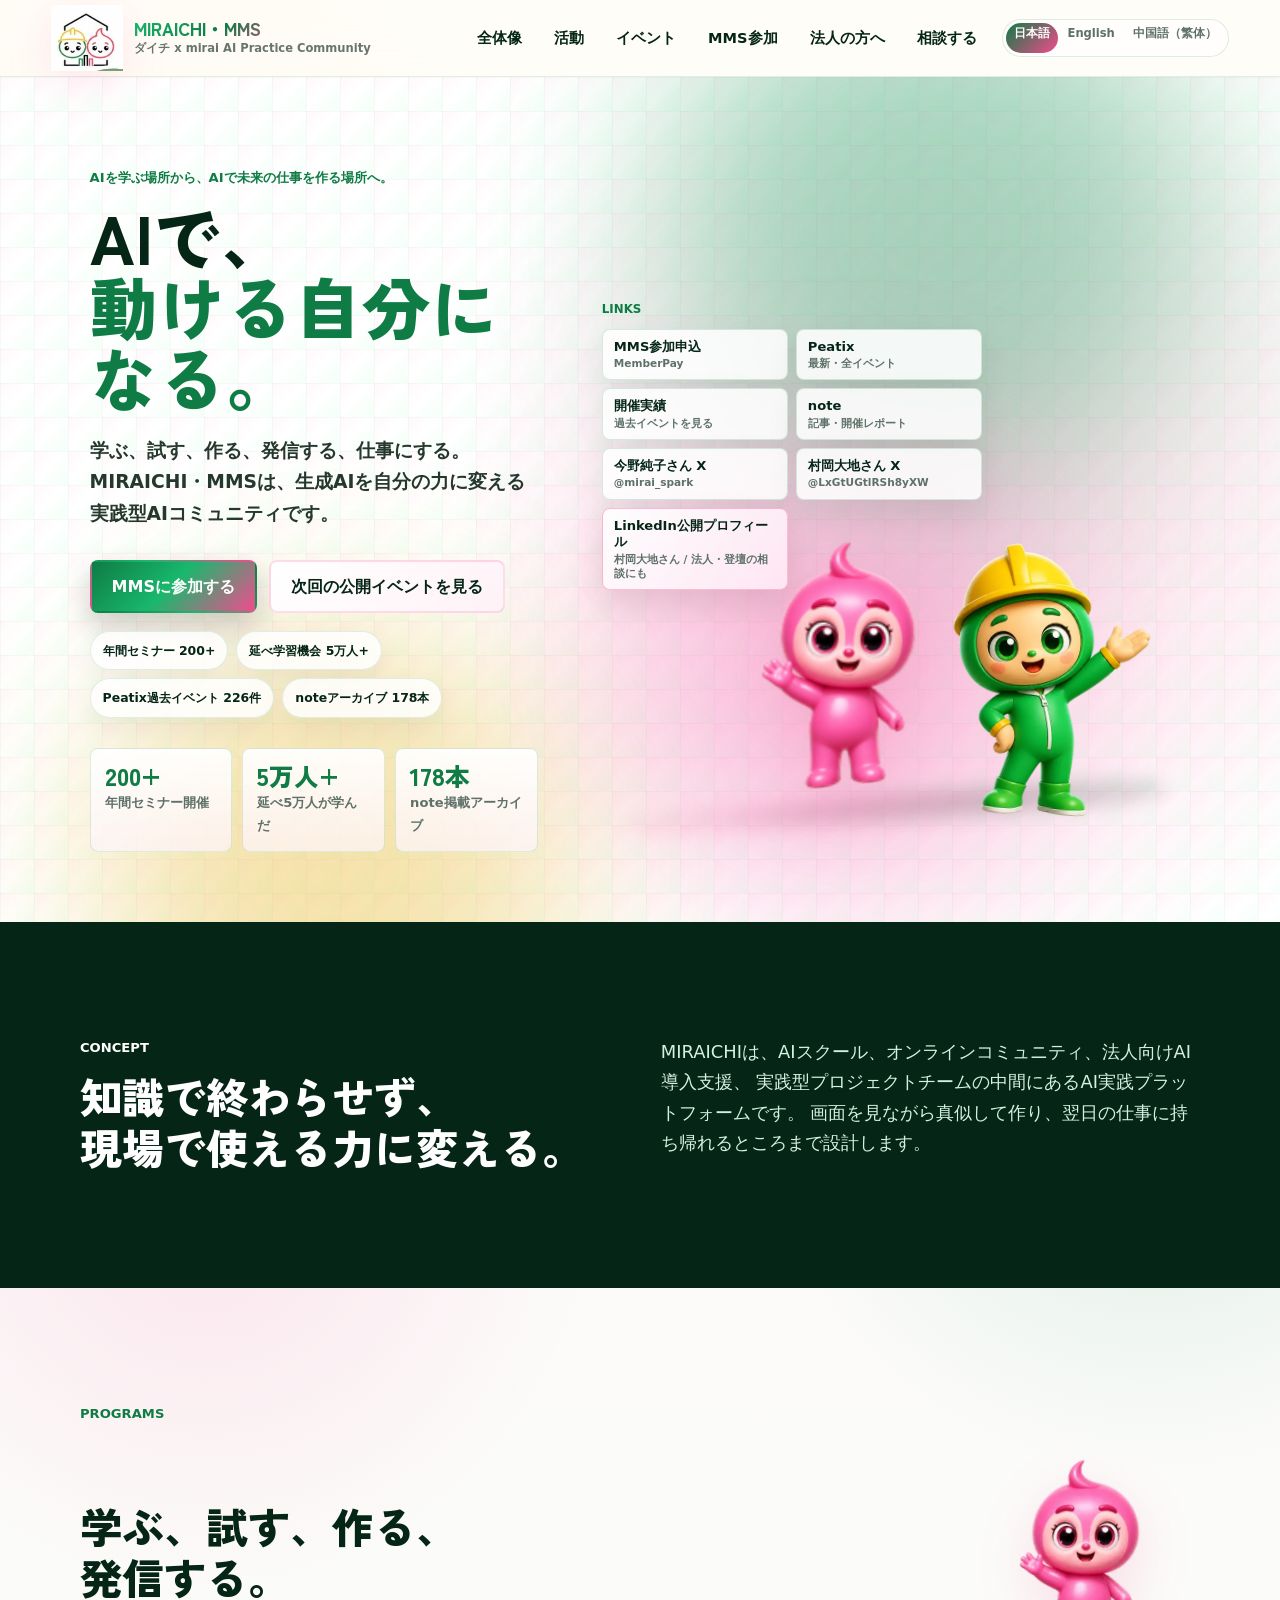
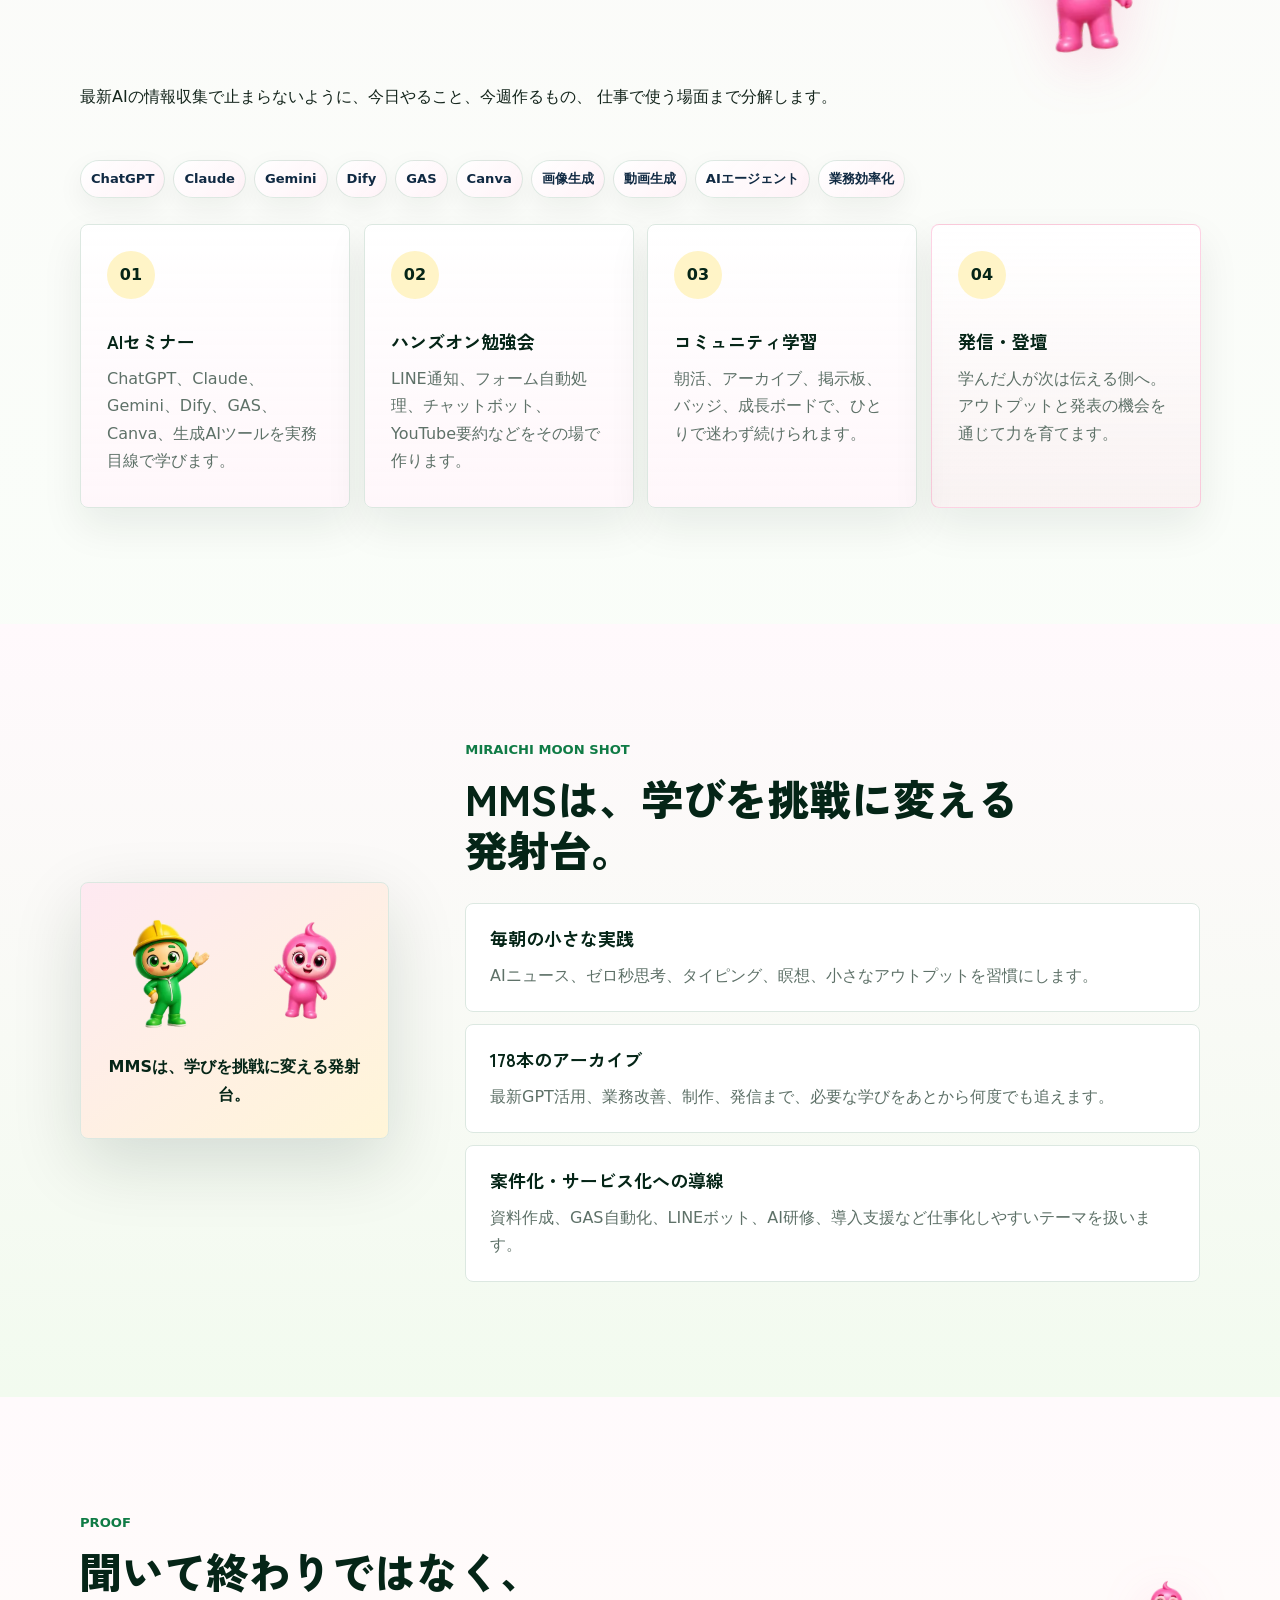
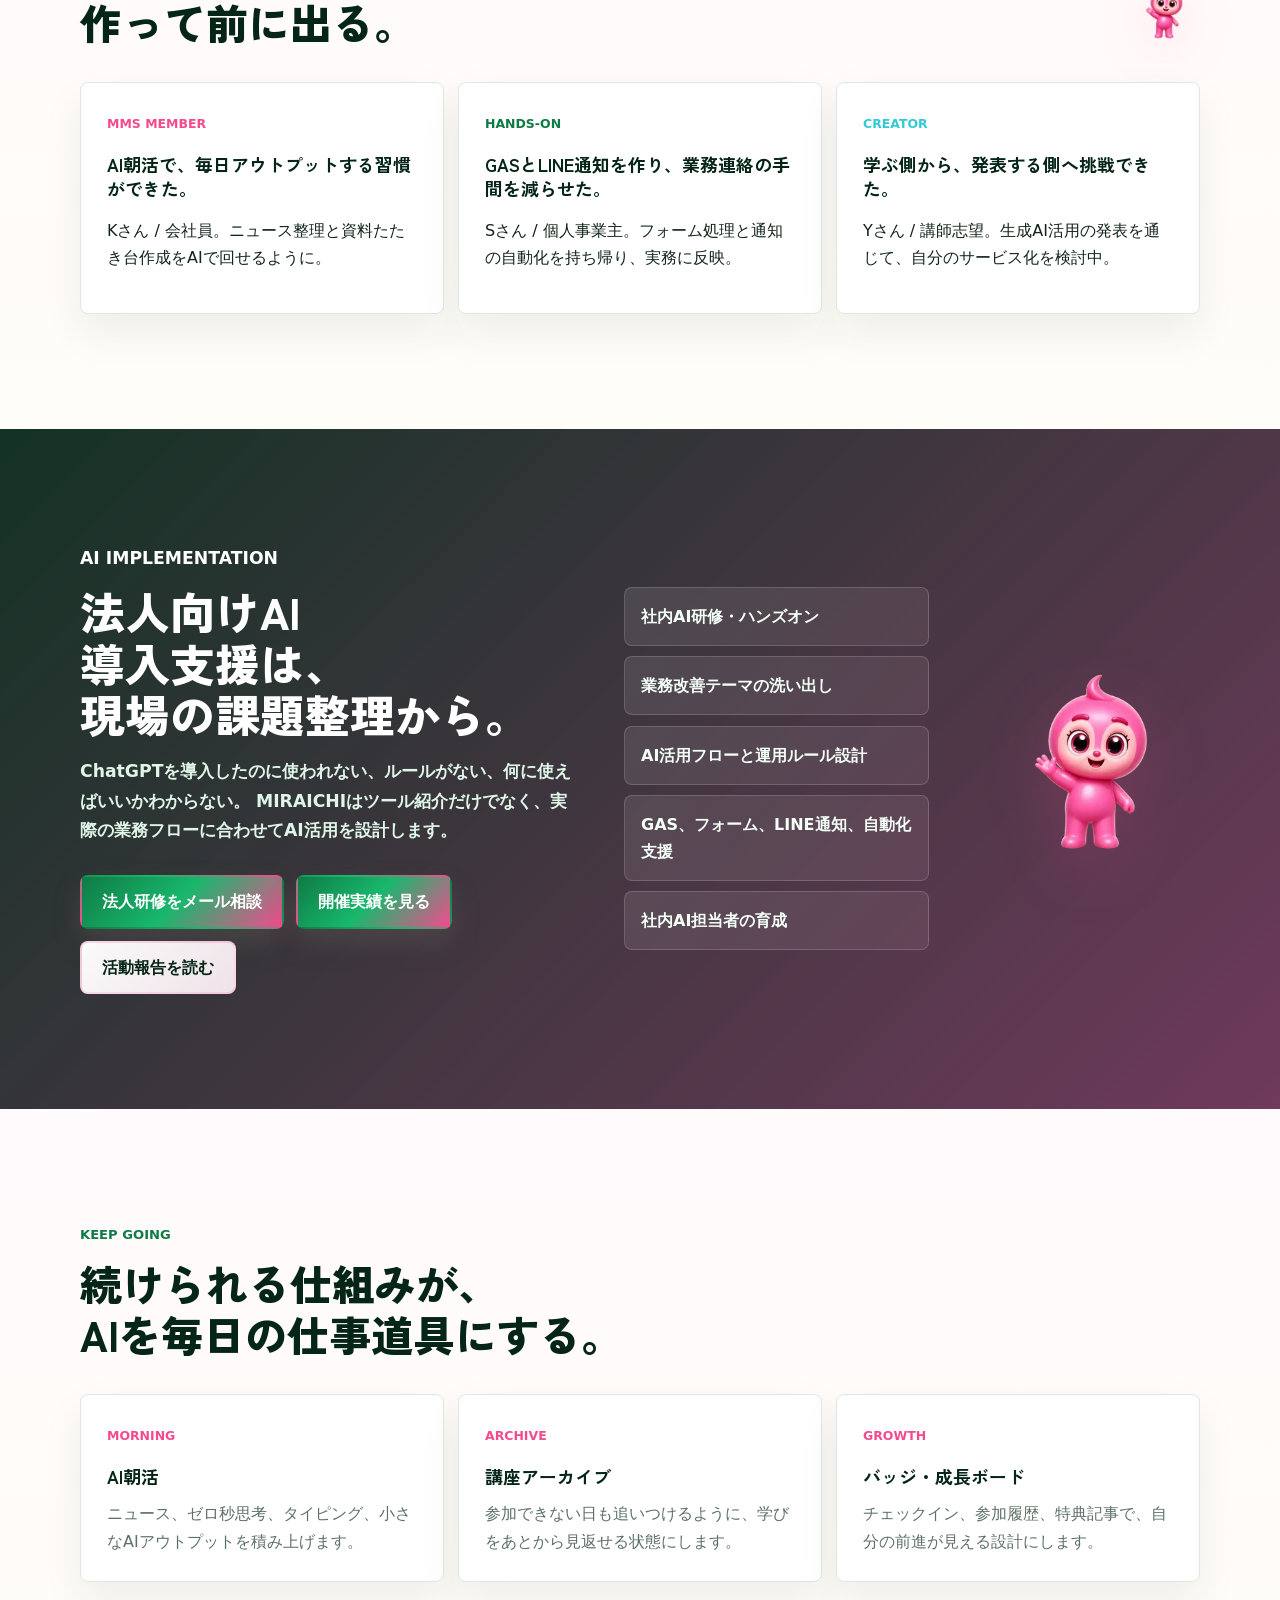
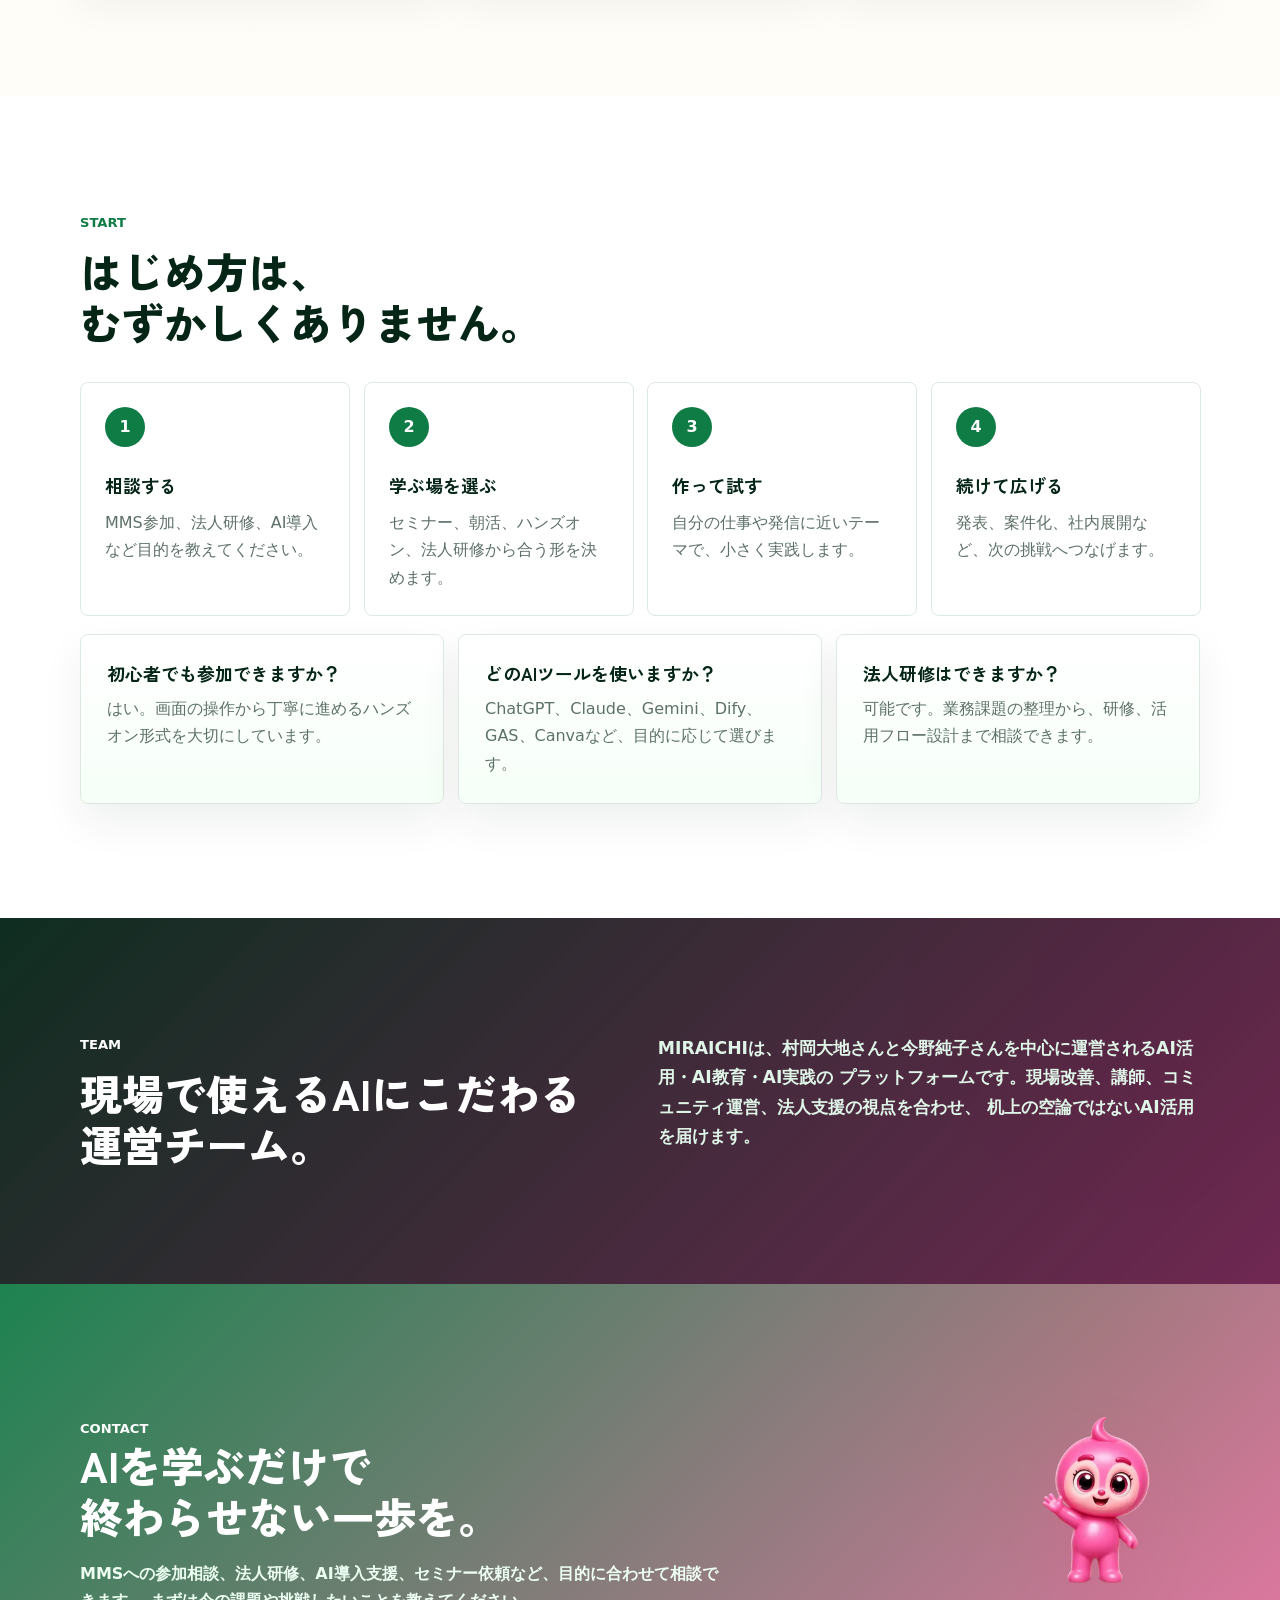
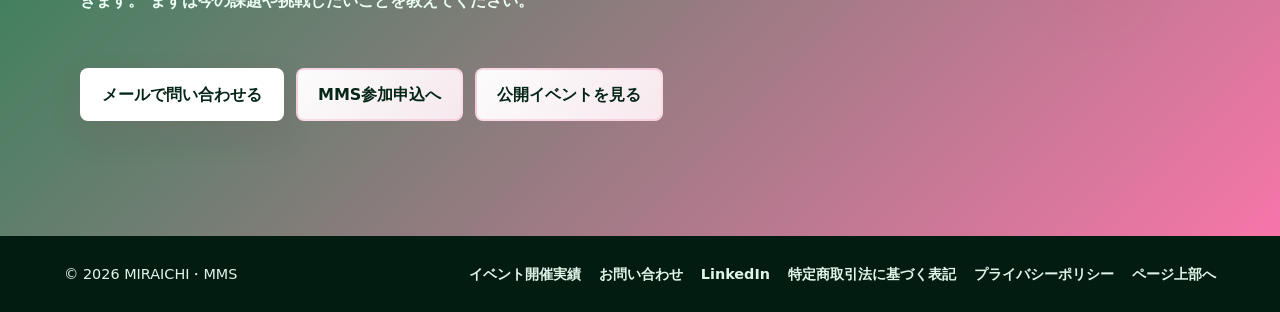
<file: index.html>
<!doctype html>
<html lang="ja">
  <head>
    <meta charset="utf-8" />
    <meta name="viewport" content="width=device-width, initial-scale=1" />
    <meta
      name="description"
      content="MIRAICHI・MMSは、生成AIを学び、試し、作り、発信し、仕事に変えるためのAI実践コミュニティです。個人の学習継続から法人のAI導入支援まで伴走します。"
    />
    <meta property="og:type" content="website" />
    <meta property="og:locale" content="ja_JP" />
    <meta property="og:site_name" content="MIRAICHI・MMS" />
    <meta property="og:title" content="MIRAICHI・MMS | AIで動ける人を育てる実践コミュニティ" />
    <meta
      property="og:description"
      content="学ぶ、試す、作る、発信する、仕事にする。生成AIを自分の力に変えるAI実践コミュニティです。"
    />
    <!-- TODO: 公開ドメイン確定後、og:imageを https://.../assets/og-miraichi-mms.png の絶対URLへ差し替える -->
    <meta property="og:image" content="assets/og-miraichi-mms.png" />
    <meta name="twitter:card" content="summary_large_image" />
    <link rel="canonical" href="/" />
    <title>MIRAICHI・MMS | AIで動ける人を育てる実践コミュニティ</title>
    <link rel="icon" href="favicon.svg" type="image/svg+xml" />
    <link rel="preconnect" href="https://fonts.googleapis.com" />
    <link rel="preconnect" href="https://fonts.gstatic.com" crossorigin />
    <link
      href="https://fonts.googleapis.com/css2?family=Zen+Kaku+Gothic+New:wght@700;900&display=swap&text=%2B0123456789ABCDEFGHIJKLMNOPQRSTUVWXYZabcdefghijklmnopqrstuvwxyz%E3%80%81%E3%80%82%E3%81%82%E3%81%84%E3%81%88%E3%81%8B%E3%81%8C%E3%81%8D%E3%81%8F%E3%81%91%E3%81%92%E3%81%93%E3%81%95%E3%81%97%E3%81%98%E3%81%99%E3%81%9A%E3%81%9B%E3%81%9F%E3%81%A0%E3%81%A3%E3%81%A5%E3%81%A6%E3%81%A7%E3%81%A8%E3%81%A9%E3%81%AA%E3%81%AB%E3%81%AE%E3%81%AF%E3%81%B6%E3%81%B8%E3%81%BE%E3%81%BF%E3%82%80%E3%82%81%E3%82%82%E3%82%89%E3%82%8A%E3%82%8B%E3%82%8C%E3%82%8F%E3%82%92%E3%82%93%E3%82%A2%E3%82%A3%E3%82%A4%E3%82%A6%E3%82%AA%E3%82%AB%E3%82%B0%E3%82%B3%E3%82%B5%E3%82%B7%E3%82%B8%E3%82%B9%E3%82%BA%E3%82%BB%E3%83%81%E3%83%83%E3%83%84%E3%83%86%E3%83%88%E3%83%89%E3%83%8A%E3%83%8B%E3%83%8F%E3%83%90%E3%83%93%E3%83%96%E3%83%97%E3%83%9C%E3%83%9D%E3%83%9F%E3%83%A0%E3%83%A5%E3%83%A9%E3%83%AA%E3%83%AB%E3%83%AD%E3%83%B3%E3%83%BB%E3%83%BC%E4%B8%80%E4%B8%8A%E4%BA%8B%E4%BA%BA%E4%BB%95%E4%BB%A5%E4%BB%B6%E4%BC%9A%E4%BD%9C%E4%BD%BF%E4%BF%A1%E4%BF%AE%E5%81%B4%E5%85%A5%E5%85%B7%E5%87%BA%E5%88%86%E5%88%9D%E5%89%8D%E5%8A%9B%E5%8A%A0%E5%8B%89%E5%8B%95%E5%8B%99%E5%8C%96%E5%8F%82%E5%8F%96%E5%90%91%E5%95%86%E5%96%B6%E5%9F%BA%E5%A0%B4%E5%A3%87%E5%A4%89%E5%AD%A6%E5%AE%9A%E5%AE%9F%E5%B0%8E%E5%B0%8F%E5%BA%83%E5%BA%A7%E5%BC%95%E5%BC%B7%E5%BF%83%E6%85%A3%E6%88%90%E6%88%A6%E6%89%8B%E6%8C%91%E6%8F%B4%E6%94%AF%E6%95%B4%E6%96%B9%E6%97%A5%E6%9C%9D%E6%9C%AC%E6%A1%88%E6%A5%AD%E6%AD%A9%E6%AF%8E%E6%B3%95%E6%B4%BB%E6%B8%9B%E7%89%B9%E7%8F%BE%E7%90%86%E7%99%BA%E7%99%BB%E7%9B%B8%E7%9F%A5%E7%A0%94%E7%B5%82%E7%B5%84%E7%B5%A1%E7%B6%9A%E7%B7%9A%E7%BF%92%E8%80%85%E8%81%9E%E8%87%AA%E8%A1%A8%E8%A8%98%E8%A9%A6%E8%AA%B2%E8%AB%87%E8%AC%9B%E8%AD%98%E8%B7%B5%E9%80%9A%E9%80%A3%E9%81%8B%E9%81%93%E9%81%B8%E9%95%B7%E9%96%93%E9%A1%8C%EF%BC%9F"
      rel="stylesheet"
      media="print"
      onload="this.media='all'"
    />
    <noscript>
      <link
        href="https://fonts.googleapis.com/css2?family=Zen+Kaku+Gothic+New:wght@700;900&display=swap&text=%2B0123456789ABCDEFGHIJKLMNOPQRSTUVWXYZabcdefghijklmnopqrstuvwxyz%E3%80%81%E3%80%82%E3%81%82%E3%81%84%E3%81%88%E3%81%8B%E3%81%8C%E3%81%8D%E3%81%8F%E3%81%91%E3%81%92%E3%81%93%E3%81%95%E3%81%97%E3%81%98%E3%81%99%E3%81%9A%E3%81%9B%E3%81%9F%E3%81%A0%E3%81%A3%E3%81%A5%E3%81%A6%E3%81%A7%E3%81%A8%E3%81%A9%E3%81%AA%E3%81%AB%E3%81%AE%E3%81%AF%E3%81%B6%E3%81%B8%E3%81%BE%E3%81%BF%E3%82%80%E3%82%81%E3%82%82%E3%82%89%E3%82%8A%E3%82%8B%E3%82%8C%E3%82%8F%E3%82%92%E3%82%93%E3%82%A2%E3%82%A3%E3%82%A4%E3%82%A6%E3%82%AA%E3%82%AB%E3%82%B0%E3%82%B3%E3%82%B5%E3%82%B7%E3%82%B8%E3%82%B9%E3%82%BA%E3%82%BB%E3%83%81%E3%83%83%E3%83%84%E3%83%86%E3%83%88%E3%83%89%E3%83%8A%E3%83%8B%E3%83%8F%E3%83%90%E3%83%93%E3%83%96%E3%83%97%E3%83%9C%E3%83%9D%E3%83%9F%E3%83%A0%E3%83%A5%E3%83%A9%E3%83%AA%E3%83%AB%E3%83%AD%E3%83%B3%E3%83%BB%E3%83%BC%E4%B8%80%E4%B8%8A%E4%BA%8B%E4%BA%BA%E4%BB%95%E4%BB%A5%E4%BB%B6%E4%BC%9A%E4%BD%9C%E4%BD%BF%E4%BF%A1%E4%BF%AE%E5%81%B4%E5%85%A5%E5%85%B7%E5%87%BA%E5%88%86%E5%88%9D%E5%89%8D%E5%8A%9B%E5%8A%A0%E5%8B%89%E5%8B%95%E5%8B%99%E5%8C%96%E5%8F%82%E5%8F%96%E5%90%91%E5%95%86%E5%96%B6%E5%9F%BA%E5%A0%B4%E5%A3%87%E5%A4%89%E5%AD%A6%E5%AE%9A%E5%AE%9F%E5%B0%8E%E5%B0%8F%E5%BA%83%E5%BA%A7%E5%BC%95%E5%BC%B7%E5%BF%83%E6%85%A3%E6%88%90%E6%88%A6%E6%89%8B%E6%8C%91%E6%8F%B4%E6%94%AF%E6%95%B4%E6%96%B9%E6%97%A5%E6%9C%9D%E6%9C%AC%E6%A1%88%E6%A5%AD%E6%AD%A9%E6%AF%8E%E6%B3%95%E6%B4%BB%E6%B8%9B%E7%89%B9%E7%8F%BE%E7%90%86%E7%99%BA%E7%99%BB%E7%9B%B8%E7%9F%A5%E7%A0%94%E7%B5%82%E7%B5%84%E7%B5%A1%E7%B6%9A%E7%B7%9A%E7%BF%92%E8%80%85%E8%81%9E%E8%87%AA%E8%A1%A8%E8%A8%98%E8%A9%A6%E8%AA%B2%E8%AB%87%E8%AC%9B%E8%AD%98%E8%B7%B5%E9%80%9A%E9%80%A3%E9%81%8B%E9%81%93%E9%81%B8%E9%95%B7%E9%96%93%E9%A1%8C%EF%BC%9F"
        rel="stylesheet"
      />
    </noscript>
    <link
      rel="preload"
      as="image"
      href="assets/miraichi-3d-main-360.webp"
      imagesrcset="assets/miraichi-3d-main-360.webp 360w, assets/miraichi-3d-main-640.webp 640w, assets/miraichi-3d-main-840.webp 840w"
      imagesizes="(max-width: 768px) 176px, (max-width: 1312px) 32vw, 420px"
      type="image/webp"
    />
    <link rel="stylesheet" href="styles.css" />
  </head>
  <body>
    <header class="site-header" data-header>
      <a class="brand" href="#top" aria-label="MIRAICHI・MMS トップへ">
        <picture class="brand-logo">
          <source srcset="assets/_unused/miraichi-logo.webp" type="image/webp" />
          <img src="assets/_unused/miraichi-logo.png" alt="MIRAICHI・MMSロゴ" width="128" height="118" />
        </picture>
        <span>
          <strong>MIRAICHI・MMS</strong>
          <small>ダイチ x mirai AI Practice Community</small>
        </span>
      </a>

      <button class="menu-toggle" type="button" aria-label="メニューを開く" aria-expanded="false" data-menu-toggle>
        <span></span>
        <span></span>
      </button>

      <nav class="site-nav" data-nav>
        <a href="#about">全体像</a>
        <a href="#programs">活動</a>
        <a href="events.html">イベント</a>
        <a href="https://miraichi.memberpay.jp/plan/item/li54pja" target="_blank" rel="noopener">MMS参加</a>
        <a href="#business">法人の方へ</a>
        <a href="#contact">相談する</a>
        <span class="language-switch" data-language-switch aria-label="言語を切り替える">
          <a href="/" data-lang="ja" aria-current="true">日本語</a>
          <a href="https://translate.google.com/translate?sl=ja&tl=en&u=https%3A%2F%2Fmiraichi-mms-site.pages.dev%2F" data-lang="en" target="_blank" rel="noopener">English</a>
          <a href="https://translate.google.com/translate?sl=ja&tl=zh-TW&u=https%3A%2F%2Fmiraichi-mms-site.pages.dev%2F" data-lang="zh" target="_blank" rel="noopener">中国語（繁体）</a>
        </span>
      </nav>
    </header>

    <main id="top">
      <section class="hero" aria-labelledby="hero-title">
        <div class="hero-bg" aria-hidden="true">
          <span class="mesh-blob mesh-blob-green"></span>
          <span class="mesh-blob mesh-blob-gold"></span>
          <span class="mesh-blob mesh-blob-pink"></span>
        </div>

        <div class="hero-copy">
          <p class="eyebrow">AIを学ぶ場所から、AIで未来の仕事を作る場所へ。</p>
          <h1 id="hero-title"><span>AIで、</span><span>動ける自分に</span><span>なる。</span></h1>
          <div class="hero-mobile-duo" aria-label="MIRAICHIのダイチとmiraiのメインキャラクター">
            <picture>
              <source srcset="assets/miraichi-3d-main-360.webp" type="image/webp" />
              <img src="assets/miraichi-3d-main-360.png" alt="ダイチ" width="360" height="360" loading="eager" decoding="async" />
            </picture>
            <picture>
              <source srcset="assets/miraichi-3d-pink-320.webp" type="image/webp" />
              <img src="assets/miraichi-3d-pink-320.png" alt="mirai" width="320" height="320" loading="eager" decoding="async" />
            </picture>
          </div>
          <p class="lead">
            学ぶ、試す、作る、発信する、仕事にする。<span class="no-break">MIRAICHI・MMSは、</span><span class="mobile-line">生成AIを自分の力に変える</span>
            <span class="mobile-line">実践型AIコミュニティです。</span>
          </p>

          <div class="hero-actions" aria-label="主要アクション">
            <a class="button primary" href="https://miraichi.memberpay.jp/plan/item/li54pja" target="_blank" rel="noopener">MMSに参加する</a>
            <a class="button secondary" href="https://peatix.com/group/16331864/events" target="_blank" rel="noopener">次回の公開イベントを見る</a>
          </div>

          <div class="hero-proof-strip" aria-label="公開実績">
            <span>年間セミナー 200+</span>
            <span>延べ学習機会 5万人+</span>
            <span>Peatix過去イベント 226件</span>
            <span>noteアーカイブ 178本</span>
          </div>

          <div class="mobile-hero-links" aria-label="MIRAICHIの外部リンク">
            <a href="https://miraichi.memberpay.jp/plan/item/li54pja" target="_blank" rel="noopener">MMS参加申込</a>
            <a href="https://peatix.com/group/16331864/events" target="_blank" rel="noopener">Peatix</a>
            <a href="events.html">開催実績</a>
            <a href="https://note.com/miraichi_ai" target="_blank" rel="noopener">note</a>
            <a href="https://x.com/mirai_spark" target="_blank" rel="noopener">今野純子さんX</a>
            <a href="https://x.com/LxGtUGtlRSh8yXW" target="_blank" rel="noopener">村岡大地さんX</a>
            <a class="link-featured" href="https://www.linkedin.com/in/daichi-muraoka-751663268/" data-linkedin-profile="daichi-muraoka-751663268" target="_blank" rel="noopener">LinkedIn公開プロフィール</a>
          </div>

          <dl class="hero-stats" aria-label="MIRAICHIの実績">
            <div>
              <dt>200+</dt>
              <dd>年間セミナー開催</dd>
            </div>
            <div>
              <dt>5万人+</dt>
              <dd>延べ5万人が学んだ</dd>
            </div>
            <div>
              <dt>178本</dt>
              <dd>note掲載アーカイブ</dd>
            </div>
          </dl>
        </div>

        <div class="hero-visual" aria-label="ダイチとmirai">
          <div class="hero-links-panel" aria-label="MIRAICHIのリンク">
            <p>Links</p>
            <a href="https://miraichi.memberpay.jp/plan/item/li54pja" target="_blank" rel="noopener">
              <strong>MMS参加申込</strong>
              <span>MemberPay</span>
            </a>
            <a href="https://peatix.com/group/16331864/events" target="_blank" rel="noopener">
              <strong>Peatix</strong>
              <span>最新・全イベント</span>
            </a>
            <a href="events.html">
              <strong>開催実績</strong>
              <span>過去イベントを見る</span>
            </a>
            <a href="https://note.com/miraichi_ai" target="_blank" rel="noopener">
              <strong>note</strong>
              <span>記事・開催レポート</span>
            </a>
            <a href="https://x.com/mirai_spark" target="_blank" rel="noopener">
              <strong>今野純子さん X</strong>
              <span>@mirai_spark</span>
            </a>
            <a href="https://x.com/LxGtUGtlRSh8yXW" target="_blank" rel="noopener">
              <strong>村岡大地さん X</strong>
              <span>@LxGtUGtlRSh8yXW</span>
            </a>
            <a class="link-featured" href="https://www.linkedin.com/in/daichi-muraoka-751663268/" data-linkedin-profile="daichi-muraoka-751663268" target="_blank" rel="noopener">
              <strong>LinkedIn公開プロフィール</strong>
              <span>村岡大地さん / 法人・登壇の相談にも</span>
            </a>
          </div>
          <span class="mascot-shadow" aria-hidden="true"></span>
          <picture class="hero-mascot-pink">
            <img
              src="assets/miraichi-3d-pink-180.png"
              srcset="
                assets/miraichi-3d-pink-180.png 180w,
                assets/miraichi-3d-pink-320.png 320w
              "
              sizes="(max-width: 1312px) 12vw, 180px"
              alt="mirai"
              width="180"
              height="180"
              loading="eager"
              decoding="async"
            />
          </picture>
          <picture class="hero-mascot">
            <source
              srcset="
                assets/miraichi-3d-main-360.webp 360w,
                assets/miraichi-3d-main-640.webp 640w,
                assets/miraichi-3d-main-840.webp 840w
              "
              sizes="(max-width: 1312px) 32vw, 420px"
              type="image/webp"
            />
            <img
              src="assets/miraichi-3d-main-640.png"
              srcset="
                assets/miraichi-3d-main-360.png 360w,
                assets/miraichi-3d-main-640.png 640w,
                assets/miraichi-3d-main-840.png 840w
              "
              sizes="(max-width: 1312px) 32vw, 420px"
              alt="ダイチ"
              width="640"
              height="640"
              loading="eager"
              decoding="async"
            />
          </picture>
        </div>
      </section>

      <section class="intro band" id="about" aria-labelledby="about-title">
        <div class="section-inner intro-grid">
          <div>
            <p class="section-kicker">Concept</p>
            <h2 id="about-title"><span>知識で終わらせず、</span><span>現場で使える力に変える。</span></h2>
          </div>
          <p>
            MIRAICHIは、AIスクール、オンラインコミュニティ、法人向けAI導入支援、
            実践型プロジェクトチームの中間にあるAI実践プラットフォームです。
            画面を見ながら真似して作り、翌日の仕事に持ち帰れるところまで設計します。
          </p>
        </div>
      </section>

      <section class="section" id="programs" aria-labelledby="programs-title">
        <div class="section-inner">
          <div class="section-heading">
            <p class="section-kicker">Programs</p>
            <h2 id="programs-title"><span>学ぶ、試す、作る、</span><span>発信する。</span></h2>
            <p>
              最新AIの情報収集で止まらないように、今日やること、今週作るもの、
              仕事で使う場面まで分解します。
            </p>
            <picture class="section-pink-badge">
              <source srcset="assets/miraichi-3d-pink-320.webp" type="image/webp" />
              <img src="assets/miraichi-3d-pink-320.png" alt="mirai" width="320" height="320" loading="lazy" decoding="async" />
            </picture>
          </div>

          <div class="tool-strip" aria-label="MIRAICHIで扱うAIツールやテーマ">
            <span>ChatGPT</span>
            <span>Claude</span>
            <span>Gemini</span>
            <span>Dify</span>
            <span>GAS</span>
            <span>Canva</span>
            <span>画像生成</span>
            <span>動画生成</span>
            <span>AIエージェント</span>
            <span>業務効率化</span>
          </div>

          <div class="service-grid">
            <article class="service-card">
              <span class="service-icon">01</span>
              <h3>AIセミナー</h3>
              <p>ChatGPT、Claude、Gemini、Dify、GAS、Canva、生成AIツールを実務目線で学びます。</p>
            </article>
            <article class="service-card">
              <span class="service-icon">02</span>
              <h3>ハンズオン勉強会</h3>
              <p>LINE通知、フォーム自動処理、チャットボット、YouTube要約などをその場で作ります。</p>
            </article>
            <article class="service-card">
              <span class="service-icon">03</span>
              <h3>コミュニティ学習</h3>
              <p>朝活、アーカイブ、掲示板、バッジ、成長ボードで、ひとりで迷わず続けられます。</p>
            </article>
            <article class="service-card accent">
              <span class="service-icon">04</span>
              <h3>発信・登壇</h3>
              <p>学んだ人が次は伝える側へ。アウトプットと発表の機会を通じて力を育てます。</p>
            </article>
          </div>
        </div>
      </section>

      <section class="section mms-section" id="mms" aria-labelledby="mms-title">
        <div class="section-inner mms-grid">
          <div class="mascot-panel">
            <picture>
              <source srcset="assets/miraichi-3d-main-360.webp" type="image/webp" />
              <img
                src="assets/miraichi-3d-main-360.png"
                alt="ダイチ"
                width="360"
                height="360"
                loading="lazy"
                decoding="async"
              />
            </picture>
            <picture class="mascot-panel-pink">
              <source srcset="assets/miraichi-3d-pink-320.webp" type="image/webp" />
              <img
                src="assets/miraichi-3d-pink-320.png"
                alt="mirai"
                width="320"
                height="320"
                loading="lazy"
                decoding="async"
              />
            </picture>
            <p>MMSは、学びを挑戦に変える発射台。</p>
          </div>

          <div>
            <p class="section-kicker">MIRAICHI Moon Shot</p>
            <h2 id="mms-title"><span>MMSは、学びを挑戦に変える</span><span>発射台。</span></h2>
            <div class="reason-list">
              <article>
                <h3>毎朝の小さな実践</h3>
                <p>AIニュース、ゼロ秒思考、タイピング、瞑想、小さなアウトプットを習慣にします。</p>
              </article>
              <article>
                <h3>178本のアーカイブ</h3>
                <p>最新GPT活用、業務改善、制作、発信まで、必要な学びをあとから何度でも追えます。</p>
              </article>
              <article>
                <h3>案件化・サービス化への導線</h3>
                <p>資料作成、GAS自動化、LINEボット、AI研修、導入支援など仕事化しやすいテーマを扱います。</p>
              </article>
            </div>
          </div>
        </div>
      </section>

      <section class="section proof-section" aria-labelledby="proof-title">
        <div class="section-inner">
          <div class="section-heading compact with-badge">
            <div>
              <p class="section-kicker">Proof</p>
              <h2 id="proof-title"><span>聞いて終わりではなく、</span><span>作って前に出る。</span></h2>
            </div>
            <picture>
              <source srcset="assets/miraichi-3d-pink-180.webp" type="image/webp" />
              <img
                src="assets/miraichi-3d-pink-180.png"
                alt="mirai"
                width="180"
                height="180"
                loading="lazy"
                decoding="async"
              />
            </picture>
          </div>

          <div class="voice-grid">
            <article>
              <span>MMS Member</span>
              <h3>AI朝活で、毎日アウトプットする習慣ができた。</h3>
              <p>Kさん / 会社員。ニュース整理と資料たたき台作成をAIで回せるように。</p>
            </article>
            <article>
              <span>Hands-on</span>
              <h3>GASとLINE通知を作り、業務連絡の手間を減らせた。</h3>
              <p>Sさん / 個人事業主。フォーム処理と通知の自動化を持ち帰り、実務に反映。</p>
            </article>
            <article>
              <span>Creator</span>
              <h3>学ぶ側から、発表する側へ挑戦できた。</h3>
              <p>Yさん / 講師志望。生成AI活用の発表を通じて、自分のサービス化を検討中。</p>
            </article>
          </div>
        </div>
      </section>

      <section class="section business-section" id="business" aria-labelledby="business-title">
        <div class="section-inner business-grid">
          <div>
            <p class="section-kicker">AI Implementation</p>
            <h2 id="business-title"><span>法人向けAI</span><span>導入支援は、</span><span>現場の課題整理から。</span></h2>
            <p>
              ChatGPTを導入したのに使われない、ルールがない、何に使えばいいかわからない。
              MIRAICHIはツール紹介だけでなく、実際の業務フローに合わせてAI活用を設計します。
            </p>
            <div class="hero-actions" aria-label="法人向け導線">
              <a class="button primary" href="mailto:miraispark0715@gmail.com?subject=MIRAICHI%E6%B3%95%E4%BA%BA%E7%A0%94%E4%BF%AE%E3%83%BBAI%E5%B0%8E%E5%85%A5%E3%81%AE%E7%9B%B8%E8%AB%87">法人研修をメール相談</a>
              <a class="button primary" href="events.html">開催実績を見る</a>
              <a class="button secondary" href="https://note.com/miraichi_ai" target="_blank" rel="noopener">活動報告を読む</a>
            </div>
          </div>
          <ul class="business-list">
            <li>社内AI研修・ハンズオン</li>
            <li>業務改善テーマの洗い出し</li>
            <li>AI活用フローと運用ルール設計</li>
            <li>GAS、フォーム、LINE通知、自動化支援</li>
            <li>社内AI担当者の育成</li>
          </ul>
          <picture class="business-pink-mascot">
            <source srcset="assets/miraichi-3d-pink-320.webp" type="image/webp" />
            <img src="assets/miraichi-3d-pink-320.png" alt="mirai" width="320" height="320" loading="lazy" decoding="async" />
          </picture>
        </div>
      </section>

      <section class="section systems-section" id="flow" aria-labelledby="flow-title">
        <div class="section-inner">
          <div class="section-heading compact">
            <p class="section-kicker">Keep Going</p>
            <h2 id="flow-title"><span>続けられる仕組みが、</span><span>AIを毎日の仕事道具にする。</span></h2>
          </div>
          <div class="audience-grid">
            <article>
              <span>Morning</span>
              <h3>AI朝活</h3>
              <p>ニュース、ゼロ秒思考、タイピング、小さなAIアウトプットを積み上げます。</p>
            </article>
            <article>
              <span>Archive</span>
              <h3>講座アーカイブ</h3>
              <p>参加できない日も追いつけるように、学びをあとから見返せる状態にします。</p>
            </article>
            <article>
              <span>Growth</span>
              <h3>バッジ・成長ボード</h3>
              <p>チェックイン、参加履歴、特典記事で、自分の前進が見える設計にします。</p>
            </article>
          </div>
        </div>
      </section>

      <section class="section steps-section" aria-labelledby="steps-title">
        <div class="section-inner">
          <div class="section-heading compact">
            <p class="section-kicker">Start</p>
            <h2 id="steps-title"><span>はじめ方は、</span><span>むずかしくありません。</span></h2>
          </div>
          <div class="steps-faq-grid">
            <ol class="flow">
              <li>
                <span>1</span>
                <h3>相談する</h3>
                <p>MMS参加、法人研修、AI導入など目的を教えてください。</p>
              </li>
              <li>
                <span>2</span>
                <h3>学ぶ場を選ぶ</h3>
                <p>セミナー、朝活、ハンズオン、法人研修から合う形を決めます。</p>
              </li>
              <li>
                <span>3</span>
                <h3>作って試す</h3>
                <p>自分の仕事や発信に近いテーマで、小さく実践します。</p>
              </li>
              <li>
                <span>4</span>
                <h3>続けて広げる</h3>
                <p>発表、案件化、社内展開など、次の挑戦へつなげます。</p>
              </li>
            </ol>
            <div class="faq-list">
              <article>
                <h3>初心者でも参加できますか？</h3>
                <p>はい。画面の操作から丁寧に進めるハンズオン形式を大切にしています。</p>
              </article>
              <article>
                <h3>どのAIツールを使いますか？</h3>
                <p>ChatGPT、Claude、Gemini、Dify、GAS、Canvaなど、目的に応じて選びます。</p>
              </article>
              <article>
                <h3>法人研修はできますか？</h3>
                <p>可能です。業務課題の整理から、研修、活用フロー設計まで相談できます。</p>
              </article>
            </div>
          </div>
        </div>
      </section>

      <section class="section leader-section" aria-labelledby="leader-title">
        <div class="section-inner leader-grid">
          <div>
            <p class="section-kicker">Team</p>
            <h2 id="leader-title"><span>現場で使えるAIにこだわる</span><span>運営チーム。</span></h2>
          </div>
          <p>
            MIRAICHIは、村岡大地さんと今野純子さんを中心に運営されるAI活用・AI教育・AI実践の
            プラットフォームです。現場改善、講師、コミュニティ運営、法人支援の視点を合わせ、
            机上の空論ではないAI活用を届けます。
          </p>
        </div>
      </section>

      <section class="contact" id="contact" aria-labelledby="contact-title">
        <div class="section-inner contact-inner">
          <div>
            <p class="section-kicker">Contact</p>
            <h2 id="contact-title"><span>AIを学ぶだけで</span><span>終わらせない一歩を。</span></h2>
            <p>
              MMSへの参加相談、法人研修、AI導入支援、セミナー依頼など、目的に合わせて相談できます。
              まずは今の課題や挑戦したいことを教えてください。
            </p>
          </div>
          <picture class="contact-pink-mascot">
            <source srcset="assets/miraichi-3d-pink-320.webp" type="image/webp" />
            <img src="assets/miraichi-3d-pink-320.png" alt="mirai" width="320" height="320" loading="lazy" decoding="async" />
          </picture>
          <div class="hero-actions" aria-label="相談導線">
            <a class="button primary light" href="mailto:miraispark0715@gmail.com?subject=MIRAICHI%E3%83%BBMMS%E3%81%B8%E3%81%AE%E5%95%8F%E3%81%84%E5%90%88%E3%82%8F%E3%81%9B">メールで問い合わせる</a>
            <a class="button secondary" href="https://miraichi.memberpay.jp/plan/item/li54pja" target="_blank" rel="noopener">MMS参加申込へ</a>
            <a class="button secondary" href="https://peatix.com/group/16331864/events" target="_blank" rel="noopener">公開イベントを見る</a>
          </div>
        </div>
      </section>
    </main>

    <footer class="site-footer">
      <p>&copy; <span data-year></span> MIRAICHI・MMS</p>
      <nav class="footer-links" aria-label="フッターリンク">
        <a href="events.html">イベント開催実績</a>
        <a href="mailto:miraispark0715@gmail.com?subject=MIRAICHI%E3%83%BBMMS%E3%81%B8%E3%81%AE%E5%95%8F%E3%81%84%E5%90%88%E3%82%8F%E3%81%9B">お問い合わせ</a>
        <a href="https://www.linkedin.com/in/daichi-muraoka-751663268/" data-linkedin-profile="daichi-muraoka-751663268" target="_blank" rel="noopener">LinkedIn</a>
        <a href="commercial-transactions.html">特定商取引法に基づく表記</a>
        <a href="privacy.html">プライバシーポリシー</a>
        <a href="#top">ページ上部へ</a>
      </nav>
    </footer>

    <script src="script.js"></script>
  </body>
</html>
</file>
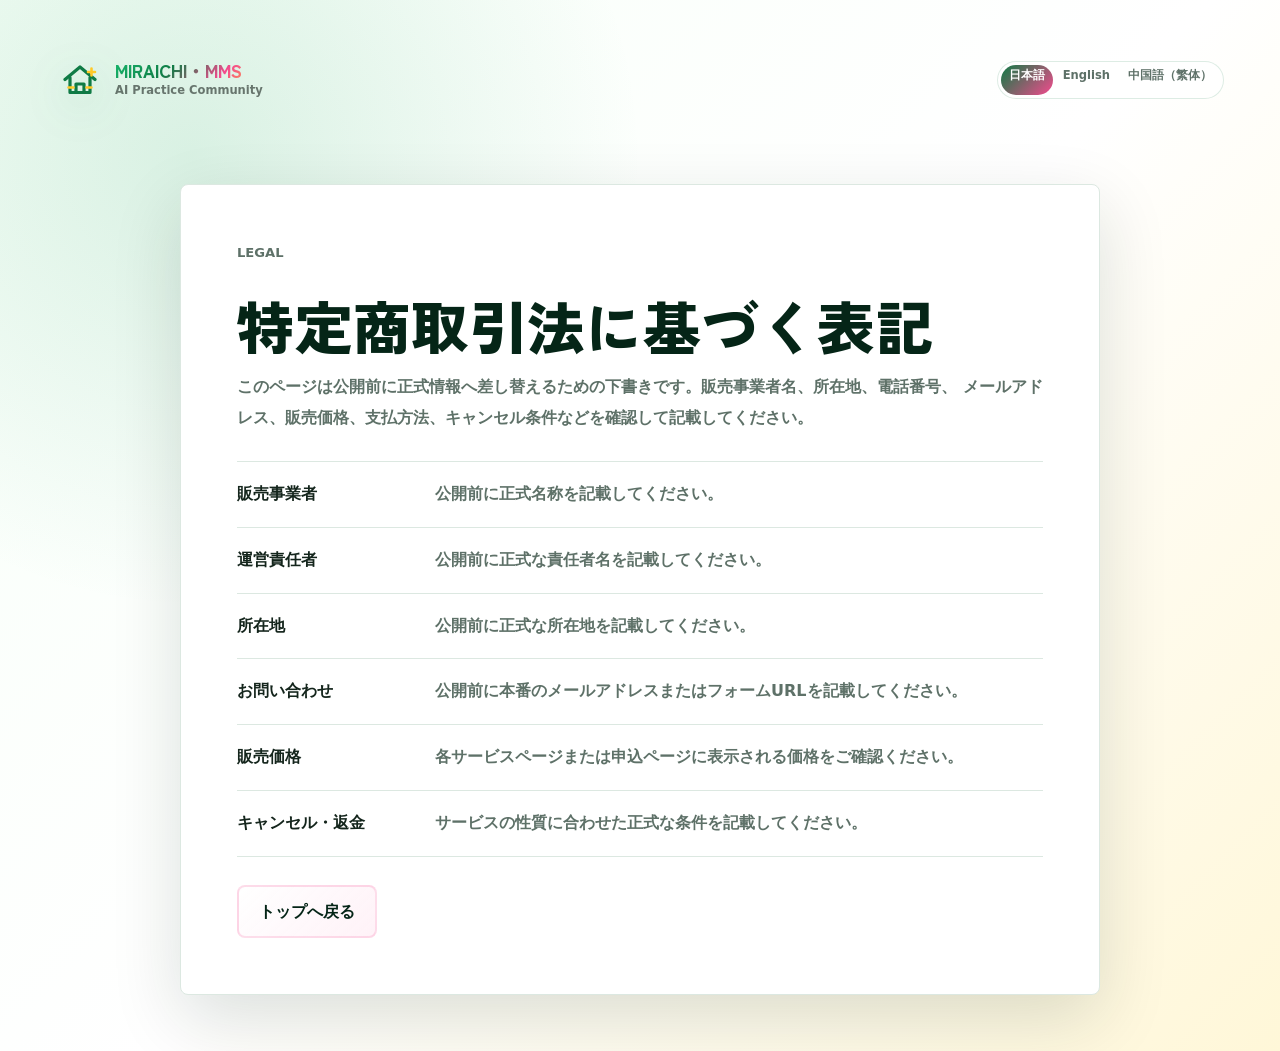
<file: commercial-transactions.html>
<!doctype html>
<html lang="ja">
  <head>
    <meta charset="utf-8" />
    <meta name="viewport" content="width=device-width, initial-scale=1" />
    <meta name="description" content="MIRAICHI・MMSの特定商取引法に基づく表記です。" />
    <title>特定商取引法に基づく表記 | MIRAICHI・MMS</title>
    <link rel="icon" href="favicon.svg" type="image/svg+xml" />
    <link rel="preconnect" href="https://fonts.googleapis.com" />
    <link rel="preconnect" href="https://fonts.gstatic.com" crossorigin />
    <link
      href="https://fonts.googleapis.com/css2?family=Zen+Kaku+Gothic+New:wght@700;900&display=swap&text=%2B0123456789ABCDEFGHIJKLMNOPQRSTUVWXYZabcdefghijklmnopqrstuvwxyz%E3%80%81%E3%80%82%E3%81%82%E3%81%84%E3%81%88%E3%81%8B%E3%81%8C%E3%81%8D%E3%81%8F%E3%81%91%E3%81%92%E3%81%93%E3%81%95%E3%81%97%E3%81%98%E3%81%99%E3%81%9A%E3%81%9B%E3%81%9F%E3%81%A0%E3%81%A3%E3%81%A5%E3%81%A6%E3%81%A7%E3%81%A8%E3%81%A9%E3%81%AA%E3%81%AB%E3%81%AE%E3%81%AF%E3%81%B6%E3%81%B8%E3%81%BE%E3%81%BF%E3%82%80%E3%82%81%E3%82%82%E3%82%89%E3%82%8A%E3%82%8B%E3%82%8C%E3%82%8F%E3%82%92%E3%82%93%E3%82%A2%E3%82%A3%E3%82%A4%E3%82%A6%E3%82%AA%E3%82%AB%E3%82%B0%E3%82%B3%E3%82%B5%E3%82%B7%E3%82%B8%E3%82%B9%E3%82%BA%E3%82%BB%E3%83%81%E3%83%83%E3%83%84%E3%83%86%E3%83%88%E3%83%89%E3%83%8A%E3%83%8B%E3%83%8F%E3%83%90%E3%83%93%E3%83%96%E3%83%97%E3%83%9C%E3%83%9D%E3%83%9F%E3%83%A0%E3%83%A5%E3%83%A9%E3%83%AA%E3%83%AB%E3%83%AD%E3%83%B3%E3%83%BB%E3%83%BC%E4%B8%80%E4%B8%8A%E4%BA%8B%E4%BA%BA%E4%BB%95%E4%BB%A5%E4%BB%B6%E4%BC%9A%E4%BD%9C%E4%BD%BF%E4%BF%A1%E4%BF%AE%E5%81%B4%E5%85%A5%E5%85%B7%E5%87%BA%E5%88%86%E5%88%9D%E5%89%8D%E5%8A%9B%E5%8A%A0%E5%8B%89%E5%8B%95%E5%8B%99%E5%8C%96%E5%8F%82%E5%8F%96%E5%90%91%E5%95%86%E5%96%B6%E5%9F%BA%E5%A0%B4%E5%A3%87%E5%A4%89%E5%AD%A6%E5%AE%9A%E5%AE%9F%E5%B0%8E%E5%B0%8F%E5%BA%83%E5%BA%A7%E5%BC%95%E5%BC%B7%E5%BF%83%E6%85%A3%E6%88%90%E6%88%A6%E6%89%8B%E6%8C%91%E6%8F%B4%E6%94%AF%E6%95%B4%E6%96%B9%E6%97%A5%E6%9C%9D%E6%9C%AC%E6%A1%88%E6%A5%AD%E6%AD%A9%E6%AF%8E%E6%B3%95%E6%B4%BB%E6%B8%9B%E7%89%B9%E7%8F%BE%E7%90%86%E7%99%BA%E7%99%BB%E7%9B%B8%E7%9F%A5%E7%A0%94%E7%B5%82%E7%B5%84%E7%B5%A1%E7%B6%9A%E7%B7%9A%E7%BF%92%E8%80%85%E8%81%9E%E8%87%AA%E8%A1%A8%E8%A8%98%E8%A9%A6%E8%AA%B2%E8%AB%87%E8%AC%9B%E8%AD%98%E8%B7%B5%E9%80%9A%E9%80%A3%E9%81%8B%E9%81%93%E9%81%B8%E9%95%B7%E9%96%93%E9%A1%8C%EF%BC%9F"
      rel="stylesheet"
      media="print"
      onload="this.media='all'"
    />
    <noscript>
      <link
        href="https://fonts.googleapis.com/css2?family=Zen+Kaku+Gothic+New:wght@700;900&display=swap&text=%2B0123456789ABCDEFGHIJKLMNOPQRSTUVWXYZabcdefghijklmnopqrstuvwxyz%E3%80%81%E3%80%82%E3%81%82%E3%81%84%E3%81%88%E3%81%8B%E3%81%8C%E3%81%8D%E3%81%8F%E3%81%91%E3%81%92%E3%81%93%E3%81%95%E3%81%97%E3%81%98%E3%81%99%E3%81%9A%E3%81%9B%E3%81%9F%E3%81%A0%E3%81%A3%E3%81%A5%E3%81%A6%E3%81%A7%E3%81%A8%E3%81%A9%E3%81%AA%E3%81%AB%E3%81%AE%E3%81%AF%E3%81%B6%E3%81%B8%E3%81%BE%E3%81%BF%E3%82%80%E3%82%81%E3%82%82%E3%82%89%E3%82%8A%E3%82%8B%E3%82%8C%E3%82%8F%E3%82%92%E3%82%93%E3%82%A2%E3%82%A3%E3%82%A4%E3%82%A6%E3%82%AA%E3%82%AB%E3%82%B0%E3%82%B3%E3%82%B5%E3%82%B7%E3%82%B8%E3%82%B9%E3%82%BA%E3%82%BB%E3%83%81%E3%83%83%E3%83%84%E3%83%86%E3%83%88%E3%83%89%E3%83%8A%E3%83%8B%E3%83%8F%E3%83%90%E3%83%93%E3%83%96%E3%83%97%E3%83%9C%E3%83%9D%E3%83%9F%E3%83%A0%E3%83%A5%E3%83%A9%E3%83%AA%E3%83%AB%E3%83%AD%E3%83%B3%E3%83%BB%E3%83%BC%E4%B8%80%E4%B8%8A%E4%BA%8B%E4%BA%BA%E4%BB%95%E4%BB%A5%E4%BB%B6%E4%BC%9A%E4%BD%9C%E4%BD%BF%E4%BF%A1%E4%BF%AE%E5%81%B4%E5%85%A5%E5%85%B7%E5%87%BA%E5%88%86%E5%88%9D%E5%89%8D%E5%8A%9B%E5%8A%A0%E5%8B%89%E5%8B%95%E5%8B%99%E5%8C%96%E5%8F%82%E5%8F%96%E5%90%91%E5%95%86%E5%96%B6%E5%9F%BA%E5%A0%B4%E5%A3%87%E5%A4%89%E5%AD%A6%E5%AE%9A%E5%AE%9F%E5%B0%8E%E5%B0%8F%E5%BA%83%E5%BA%A7%E5%BC%95%E5%BC%B7%E5%BF%83%E6%85%A3%E6%88%90%E6%88%A6%E6%89%8B%E6%8C%91%E6%8F%B4%E6%94%AF%E6%95%B4%E6%96%B9%E6%97%A5%E6%9C%9D%E6%9C%AC%E6%A1%88%E6%A5%AD%E6%AD%A9%E6%AF%8E%E6%B3%95%E6%B4%BB%E6%B8%9B%E7%89%B9%E7%8F%BE%E7%90%86%E7%99%BA%E7%99%BB%E7%9B%B8%E7%9F%A5%E7%A0%94%E7%B5%82%E7%B5%84%E7%B5%A1%E7%B6%9A%E7%B7%9A%E7%BF%92%E8%80%85%E8%81%9E%E8%87%AA%E8%A1%A8%E8%A8%98%E8%A9%A6%E8%AA%B2%E8%AB%87%E8%AC%9B%E8%AD%98%E8%B7%B5%E9%80%9A%E9%80%A3%E9%81%8B%E9%81%93%E9%81%B8%E9%95%B7%E9%96%93%E9%A1%8C%EF%BC%9F"
        rel="stylesheet"
      />
    </noscript>
    <link rel="stylesheet" href="styles.css" />
  </head>
  <body>
    <main class="legal-page">
      <div class="legal-topbar">
        <a class="brand legal-brand" href="index.html" aria-label="MIRAICHI・MMS トップへ">
          <svg class="brand-mark" viewBox="0 0 48 48" aria-hidden="true">
            <path d="M9 23.5 24 11l15 12.5" />
            <path d="M14 21.5v15h20v-15" />
            <path d="M20 36.5V28h8v8.5" />
            <path class="brand-spark" d="M35.5 12.5v7M32 16h7M12.5 31.5h5M30.5 31.5h5" />
          </svg>
          <span>
            <strong>MIRAICHI・MMS</strong>
            <small>AI Practice Community</small>
          </span>
        </a>
        <span class="language-switch" data-language-switch aria-label="言語を切り替える">
          <a href="commercial-transactions.html" data-lang="ja" aria-current="true">日本語</a>
          <a href="https://translate.google.com/translate?sl=ja&tl=en&u=https%3A%2F%2Fmiraichi-mms-site.pages.dev%2Fcommercial-transactions.html" data-lang="en" target="_blank" rel="noopener">English</a>
          <a href="https://translate.google.com/translate?sl=ja&tl=zh-TW&u=https%3A%2F%2Fmiraichi-mms-site.pages.dev%2Fcommercial-transactions.html" data-lang="zh" target="_blank" rel="noopener">中国語（繁体）</a>
        </span>
      </div>

      <article class="legal-panel">
        <p class="section-kicker">Legal</p>
        <h1>特定商取引法に基づく表記</h1>
        <p>
          このページは公開前に正式情報へ差し替えるための下書きです。販売事業者名、所在地、電話番号、
          メールアドレス、販売価格、支払方法、キャンセル条件などを確認して記載してください。
        </p>
        <dl class="legal-list">
          <div>
            <dt>販売事業者</dt>
            <dd>公開前に正式名称を記載してください。</dd>
          </div>
          <div>
            <dt>運営責任者</dt>
            <dd>公開前に正式な責任者名を記載してください。</dd>
          </div>
          <div>
            <dt>所在地</dt>
            <dd>公開前に正式な所在地を記載してください。</dd>
          </div>
          <div>
            <dt>お問い合わせ</dt>
            <dd>公開前に本番のメールアドレスまたはフォームURLを記載してください。</dd>
          </div>
          <div>
            <dt>販売価格</dt>
            <dd>各サービスページまたは申込ページに表示される価格をご確認ください。</dd>
          </div>
          <div>
            <dt>キャンセル・返金</dt>
            <dd>サービスの性質に合わせた正式な条件を記載してください。</dd>
          </div>
        </dl>
        <a class="button secondary" href="index.html">トップへ戻る</a>
      </article>
    </main>
    <script src="script.js"></script>
  </body>
</html>
</file>
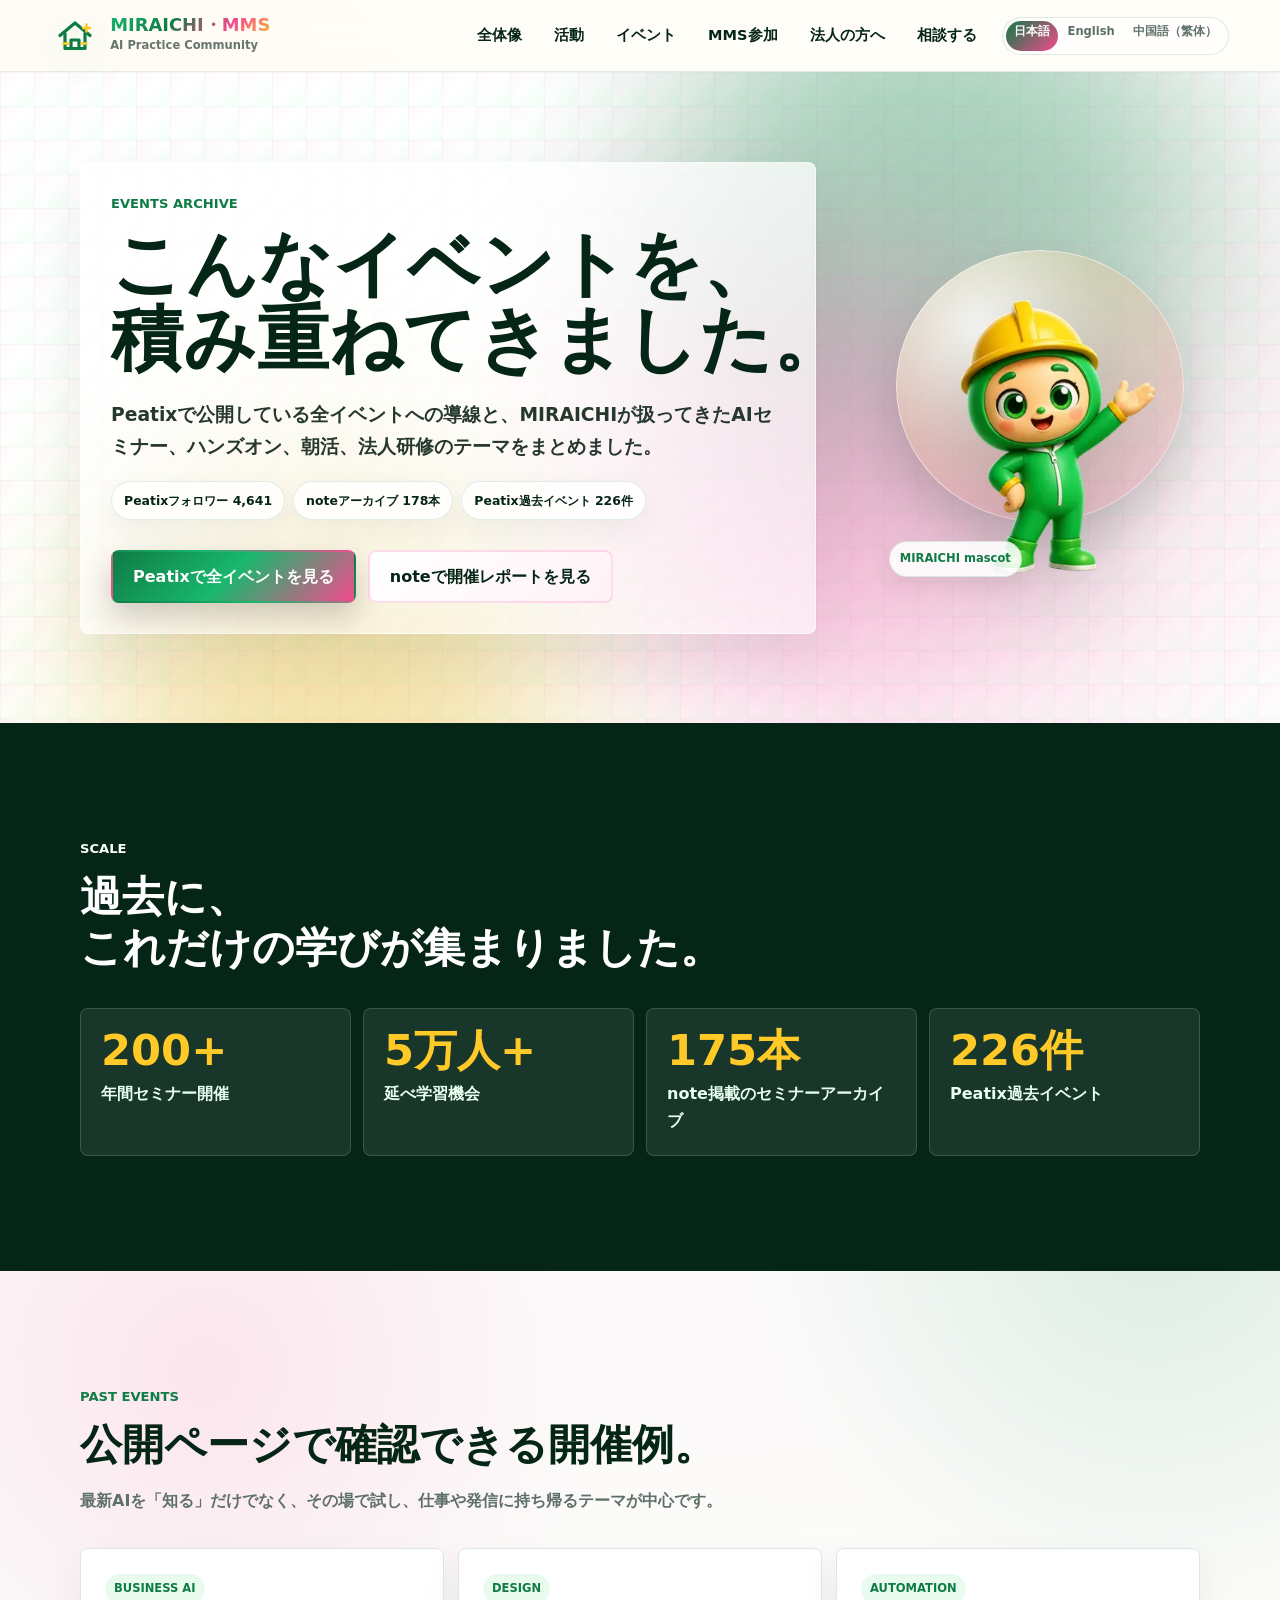
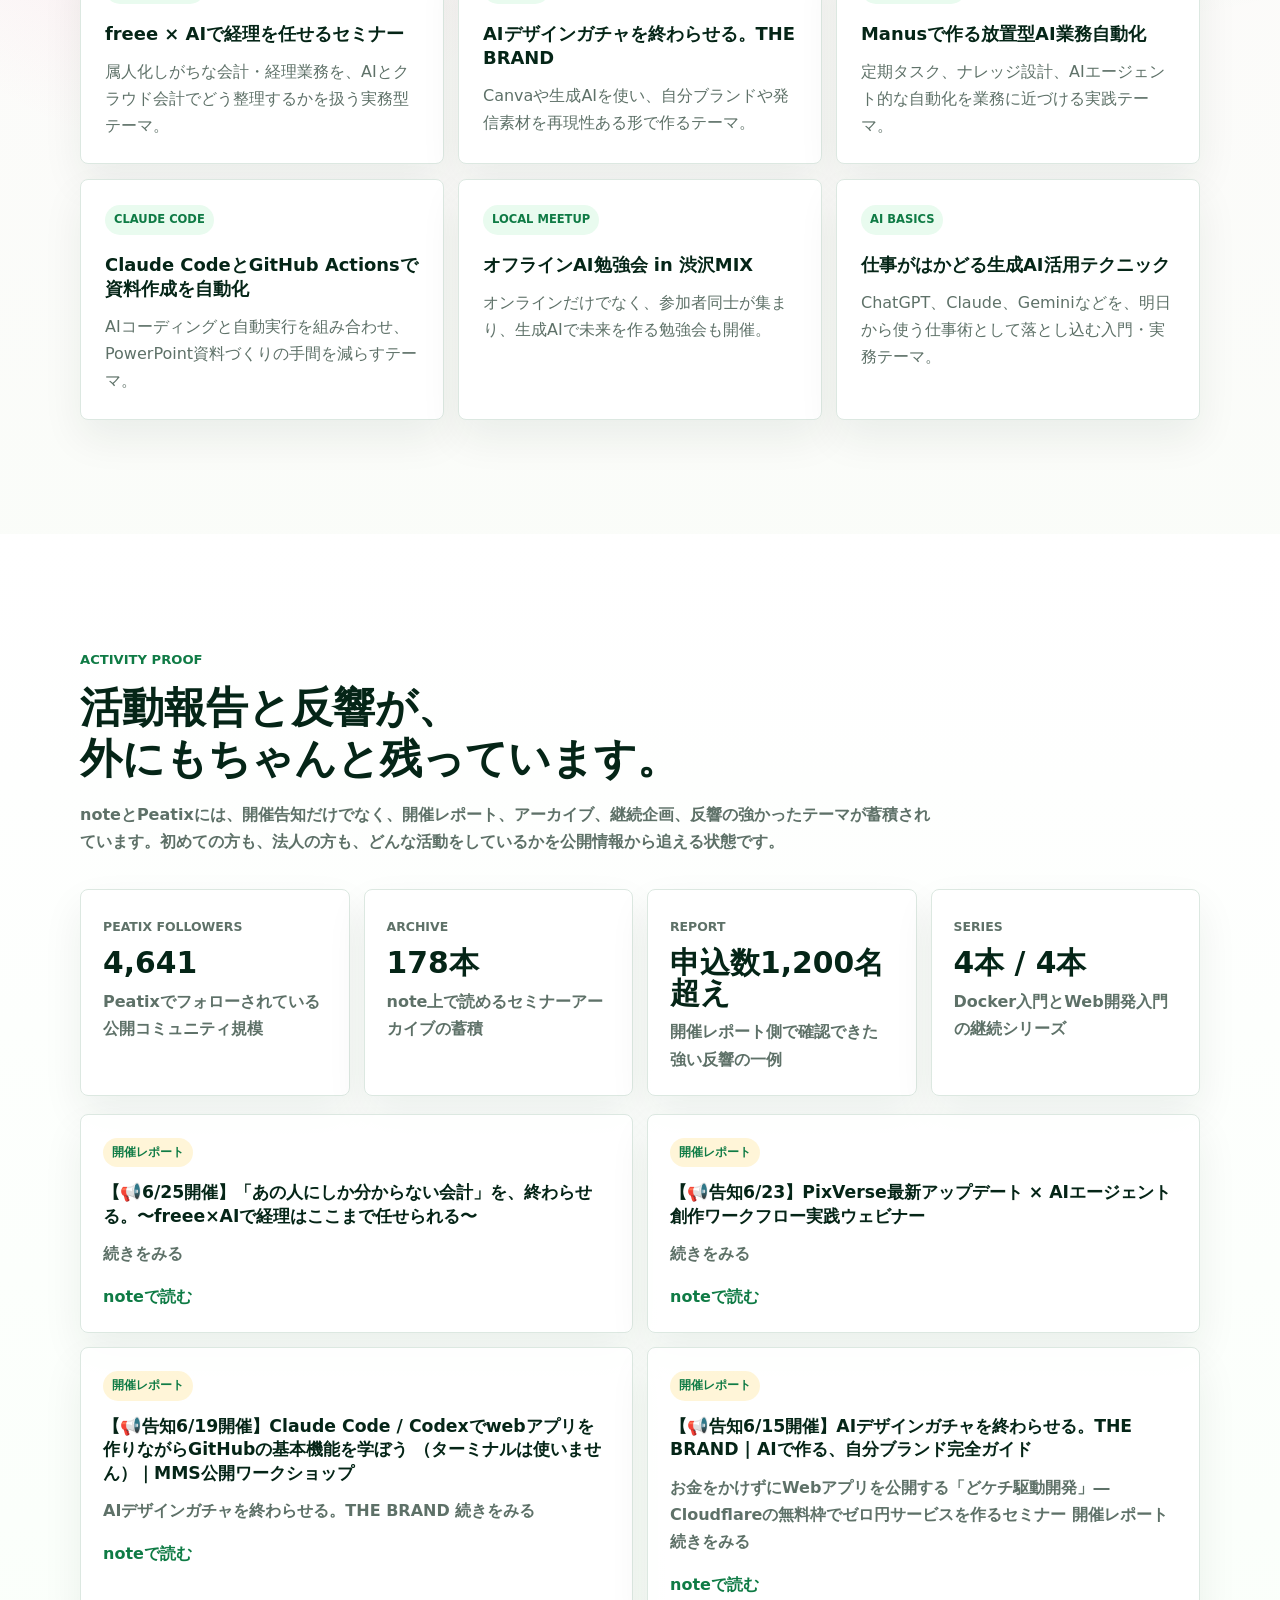
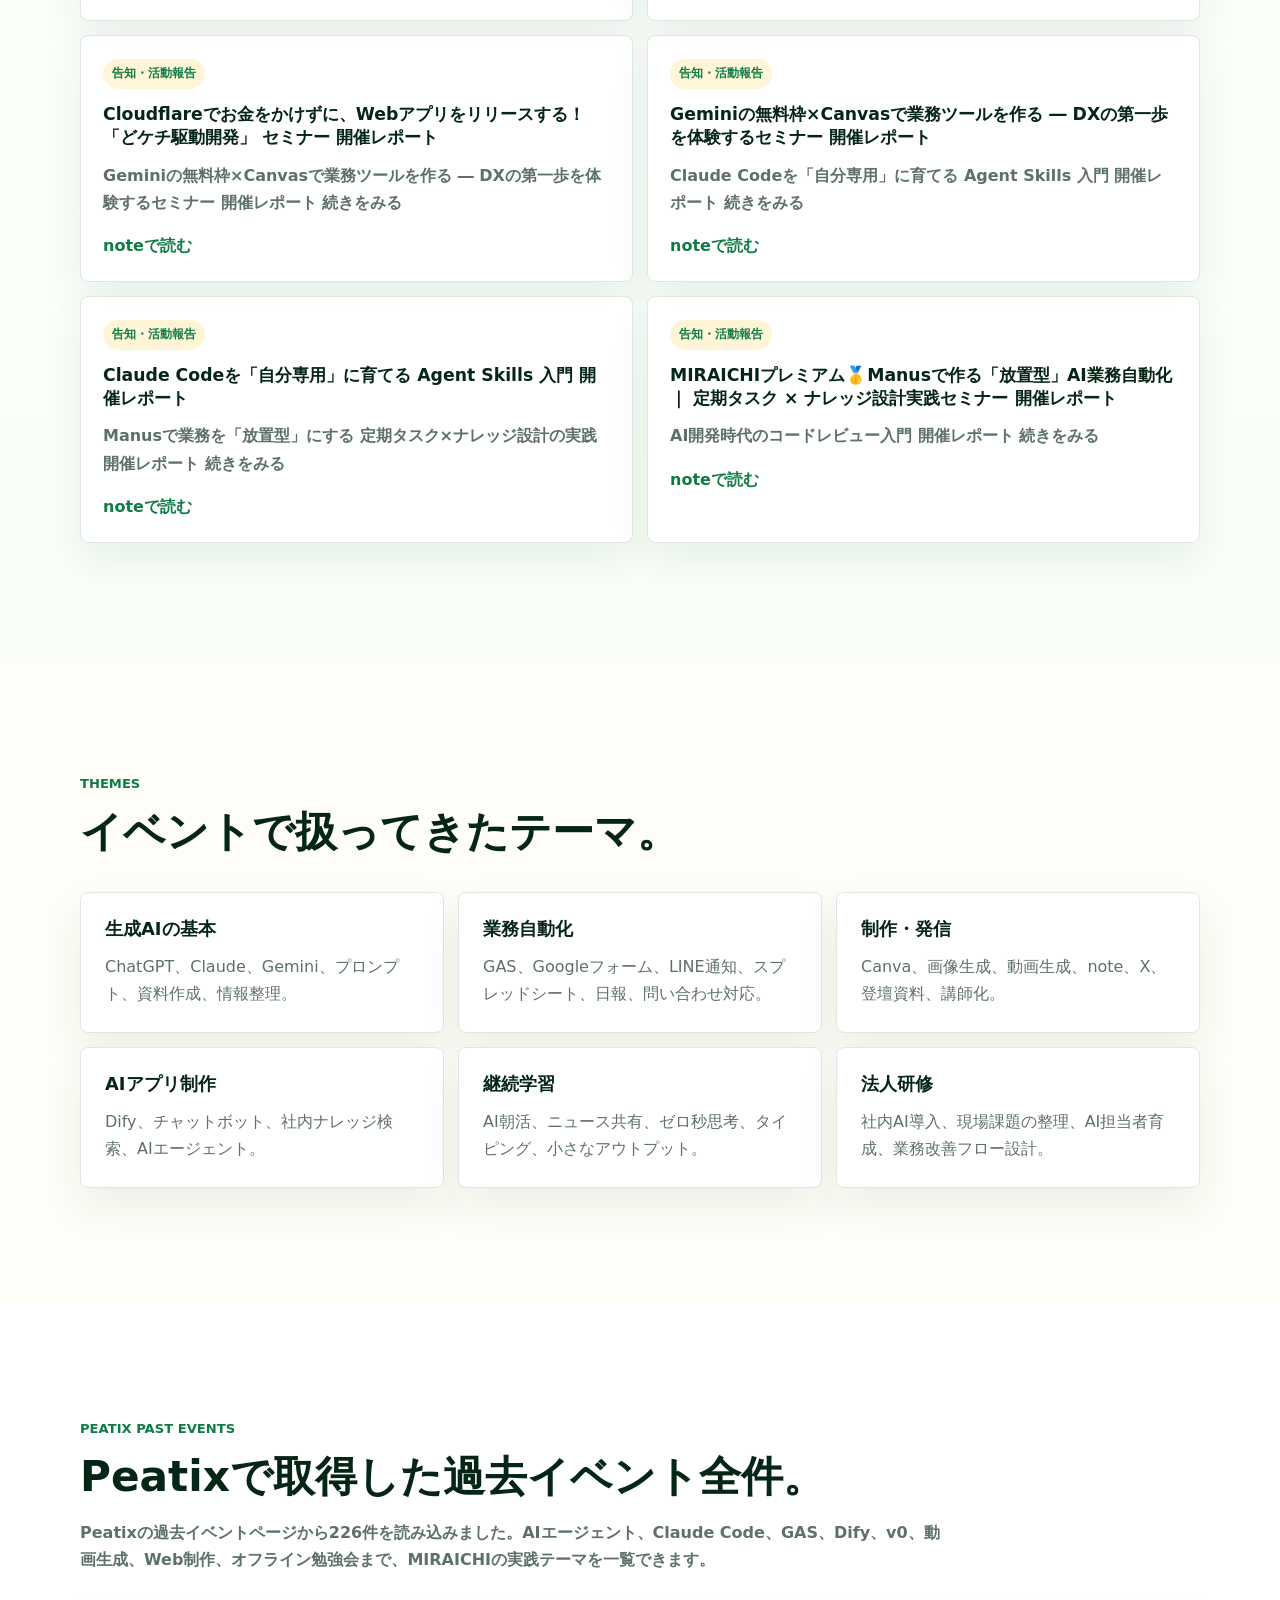
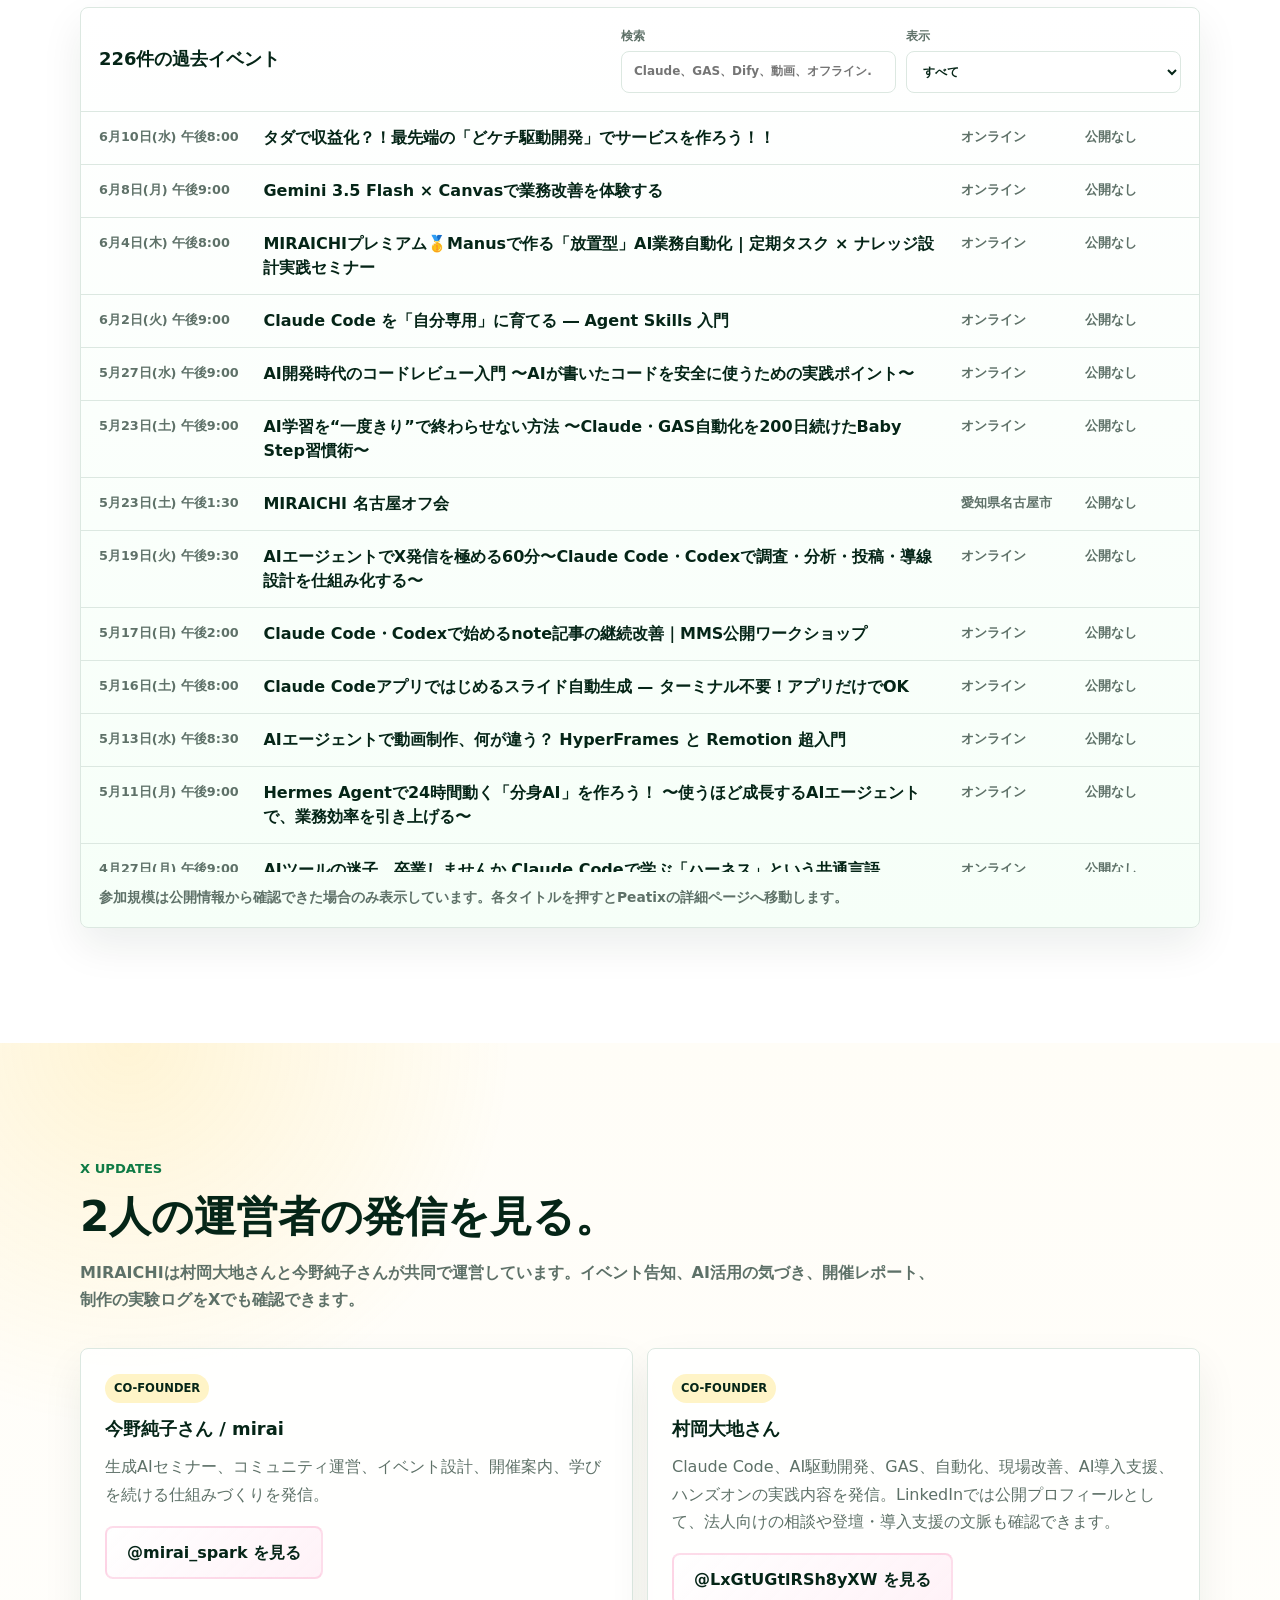
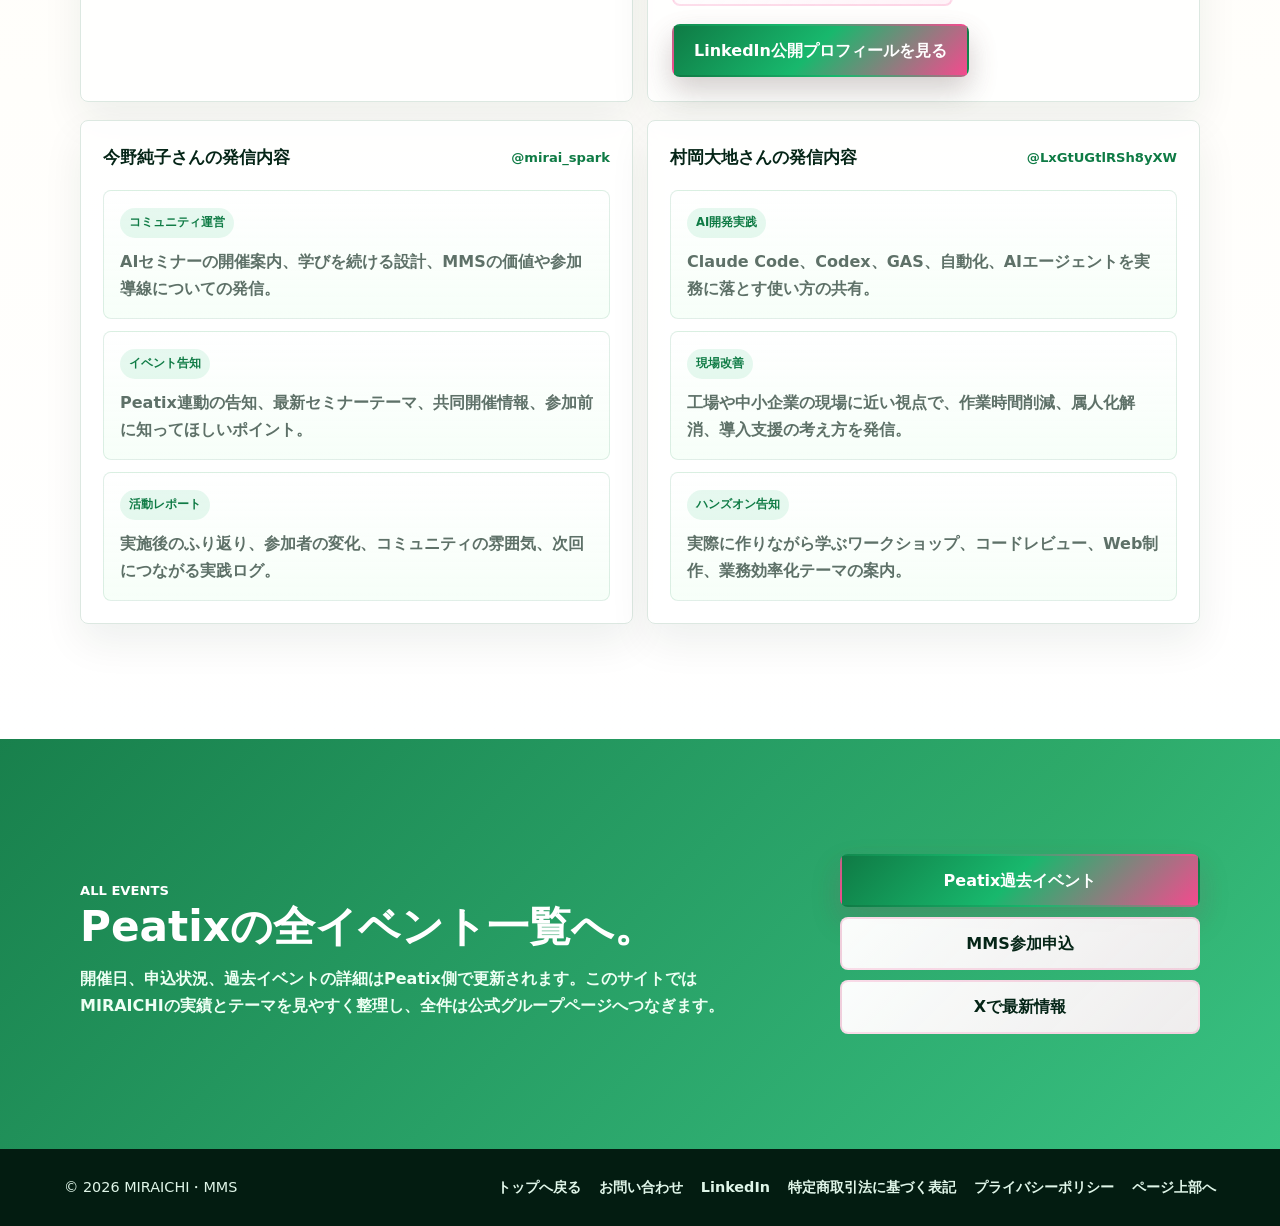
<file: events.html>
<!doctype html>
<html lang="ja">
  <head>
    <meta charset="utf-8" />
    <meta name="viewport" content="width=device-width, initial-scale=1" />
    <meta
      name="description"
      content="MIRAICHI・MMSのイベント開催実績ページです。Peatixの全イベント一覧、過去に扱ったAIセミナーやハンズオンのテーマ、参加規模をまとめています。"
    />
    <meta property="og:type" content="website" />
    <meta property="og:locale" content="ja_JP" />
    <meta property="og:site_name" content="MIRAICHI・MMS" />
    <meta property="og:title" content="イベント開催実績 | MIRAICHI・MMS" />
    <meta
      property="og:description"
      content="最新AIを学んで終わらせず、手を動かして仕事に変える。MIRAICHIのイベント開催実績とPeatix全イベントへの導線です。"
    />
    <meta property="og:image" content="assets/og-miraichi-mms.png" />
    <meta name="twitter:card" content="summary_large_image" />
    <link rel="canonical" href="/events.html" />
    <title>イベント開催実績 | MIRAICHI・MMS</title>
    <link rel="icon" href="favicon.svg" type="image/svg+xml" />
    <link rel="stylesheet" href="styles.css" />
  </head>
  <body>
    <header class="site-header" data-header>
      <a class="brand" href="index.html#top" aria-label="MIRAICHI・MMS トップへ">
        <svg class="brand-mark" viewBox="0 0 48 48" aria-hidden="true">
          <path d="M9 23.5 24 11l15 12.5" />
          <path d="M14 21.5v15h20v-15" />
          <path d="M20 36.5V28h8v8.5" />
          <path class="brand-spark" d="M35.5 12.5v7M32 16h7M12.5 31.5h5M30.5 31.5h5" />
        </svg>
        <span>
          <strong>MIRAICHI・MMS</strong>
          <small>AI Practice Community</small>
        </span>
      </a>

      <button class="menu-toggle" type="button" aria-label="メニューを開く" aria-expanded="false" data-menu-toggle>
        <span></span>
        <span></span>
      </button>

      <nav class="site-nav" data-nav>
        <a href="index.html#about">全体像</a>
        <a href="index.html#programs">活動</a>
        <a href="events.html">イベント</a>
        <a href="https://miraichi.memberpay.jp/plan/item/li54pja" target="_blank" rel="noopener">MMS参加</a>
        <a href="index.html#business">法人の方へ</a>
        <a href="index.html#contact">相談する</a>
        <span class="language-switch" data-language-switch aria-label="言語を切り替える">
          <a href="events.html" data-lang="ja" aria-current="true">日本語</a>
          <a href="https://translate.google.com/translate?sl=ja&tl=en&u=https%3A%2F%2Fmiraichi-mms-site.pages.dev%2Fevents.html" data-lang="en" target="_blank" rel="noopener">English</a>
          <a href="https://translate.google.com/translate?sl=ja&tl=zh-TW&u=https%3A%2F%2Fmiraichi-mms-site.pages.dev%2Fevents.html" data-lang="zh" target="_blank" rel="noopener">中国語（繁体）</a>
        </span>
      </nav>
    </header>

    <main id="top">
      <section class="events-hero" aria-labelledby="events-title">
        <div class="hero-bg" aria-hidden="true">
          <span class="mesh-blob mesh-blob-green"></span>
          <span class="mesh-blob mesh-blob-gold"></span>
          <span class="mesh-blob mesh-blob-pink"></span>
        </div>
        <div class="section-inner events-hero-grid">
          <div class="events-hero-copy">
            <p class="eyebrow">Events Archive</p>
            <h1 id="events-title">こんなイベントを、<span>積み重ねてきました。</span></h1>
            <p class="lead">
              Peatixで公開している全イベントへの導線と、MIRAICHIが扱ってきたAIセミナー、ハンズオン、朝活、法人研修のテーマをまとめました。
            </p>
            <div class="hero-proof-strip" aria-label="公開実績">
              <span>Peatixフォロワー 4,641</span>
              <span>noteアーカイブ 178本</span>
              <span>Peatix過去イベント 226件</span>
            </div>
            <div class="hero-actions" aria-label="イベント関連リンク">
              <a class="button primary" href="https://peatix.com/group/16331864/events" target="_blank" rel="noopener">
                Peatixで全イベントを見る
              </a>
              <a class="button secondary" href="https://note.com/miraichi_ai" target="_blank" rel="noopener">
                noteで開催レポートを見る
              </a>
            </div>
          </div>
          <div class="events-mascot-wrap">
            <div class="events-mascot-ring" aria-hidden="true"></div>
            <picture class="events-mascot">
              <source srcset="assets/miraichi-3d-main-360.webp" type="image/webp" />
              <img
                src="assets/miraichi-3d-main-360.png"
                alt="ダイチ"
                width="360"
                height="360"
                loading="eager"
                decoding="async"
              />
            </picture>
            <div class="events-mascot-note" aria-hidden="true">MIRAICHI mascot</div>
          </div>
        </div>
      </section>

      <section class="section events-summary" aria-labelledby="summary-title">
        <div class="section-inner">
          <div class="section-heading compact">
            <p class="section-kicker">Scale</p>
            <h2 id="summary-title">過去に、これだけの学びが集まりました。</h2>
          </div>
          <dl class="event-stats" aria-label="MIRAICHIの開催規模">
            <div>
              <dt>200+</dt>
              <dd>年間セミナー開催</dd>
            </div>
            <div>
              <dt>5万人+</dt>
              <dd>延べ学習機会</dd>
            </div>
            <div>
              <dt>175本</dt>
              <dd>note掲載のセミナーアーカイブ</dd>
            </div>
            <div>
              <dt>226件</dt>
              <dd>Peatix過去イベント</dd>
            </div>
          </dl>
        </div>
      </section>

      <section class="section" aria-labelledby="past-title">
        <div class="section-inner">
          <div class="section-heading">
            <p class="section-kicker">Past Events</p>
            <h2 id="past-title">公開ページで確認できる開催例。</h2>
            <p>最新AIを「知る」だけでなく、その場で試し、仕事や発信に持ち帰るテーマが中心です。</p>
          </div>
          <div class="event-grid">
            <article class="event-card">
              <span>Business AI</span>
              <h3>freee × AIで経理を任せるセミナー</h3>
              <p>属人化しがちな会計・経理業務を、AIとクラウド会計でどう整理するかを扱う実務型テーマ。</p>
            </article>
            <article class="event-card">
              <span>Design</span>
              <h3>AIデザインガチャを終わらせる。THE BRAND</h3>
              <p>Canvaや生成AIを使い、自分ブランドや発信素材を再現性ある形で作るテーマ。</p>
            </article>
            <article class="event-card">
              <span>Automation</span>
              <h3>Manusで作る放置型AI業務自動化</h3>
              <p>定期タスク、ナレッジ設計、AIエージェント的な自動化を業務に近づける実践テーマ。</p>
            </article>
            <article class="event-card">
              <span>Claude Code</span>
              <h3>Claude CodeとGitHub Actionsで資料作成を自動化</h3>
              <p>AIコーディングと自動実行を組み合わせ、PowerPoint資料づくりの手間を減らすテーマ。</p>
            </article>
            <article class="event-card">
              <span>Local Meetup</span>
              <h3>オフラインAI勉強会 in 渋沢MIX</h3>
              <p>オンラインだけでなく、参加者同士が集まり、生成AIで未来を作る勉強会も開催。</p>
            </article>
            <article class="event-card">
              <span>AI Basics</span>
              <h3>仕事がはかどる生成AI活用テクニック</h3>
              <p>ChatGPT、Claude、Geminiなどを、明日から使う仕事術として落とし込む入門・実務テーマ。</p>
            </article>
          </div>
        </div>
      </section>

      <section class="section activity-proof-section" aria-labelledby="activity-proof-title">
        <div class="section-inner">
          <div class="section-heading">
            <p class="section-kicker">Activity Proof</p>
            <h2 id="activity-proof-title">活動報告と反響が、外にもちゃんと残っています。</h2>
            <p>
              noteとPeatixには、開催告知だけでなく、開催レポート、アーカイブ、継続企画、反響の強かったテーマが蓄積されています。初めての方も、法人の方も、どんな活動をしているかを公開情報から追える状態です。
            </p>
          </div>
          <div class="proof-metrics" data-proof-metrics></div>
          <div class="report-grid" data-report-grid></div>
        </div>
      </section>

      <section class="section event-theme-section" aria-labelledby="themes-title">
        <div class="section-inner">
          <div class="section-heading compact">
            <p class="section-kicker">Themes</p>
            <h2 id="themes-title">イベントで扱ってきたテーマ。</h2>
          </div>
          <div class="theme-list">
            <article>
              <strong>生成AIの基本</strong>
              <p>ChatGPT、Claude、Gemini、プロンプト、資料作成、情報整理。</p>
            </article>
            <article>
              <strong>業務自動化</strong>
              <p>GAS、Googleフォーム、LINE通知、スプレッドシート、日報、問い合わせ対応。</p>
            </article>
            <article>
              <strong>制作・発信</strong>
              <p>Canva、画像生成、動画生成、note、X、登壇資料、講師化。</p>
            </article>
            <article>
              <strong>AIアプリ制作</strong>
              <p>Dify、チャットボット、社内ナレッジ検索、AIエージェント。</p>
            </article>
            <article>
              <strong>継続学習</strong>
              <p>AI朝活、ニュース共有、ゼロ秒思考、タイピング、小さなアウトプット。</p>
            </article>
            <article>
              <strong>法人研修</strong>
              <p>社内AI導入、現場課題の整理、AI担当者育成、業務改善フロー設計。</p>
            </article>
          </div>
        </div>
      </section>

      <section class="section past-event-browser-section" aria-labelledby="all-past-title">
        <div class="section-inner">
          <div class="section-heading">
            <p class="section-kicker">Peatix Past Events</p>
            <h2 id="all-past-title">Peatixで取得した過去イベント全件。</h2>
            <p>
              Peatixの過去イベントページから226件を読み込みました。AIエージェント、Claude Code、GAS、Dify、v0、動画生成、Web制作、オフライン勉強会まで、MIRAICHIの実践テーマを一覧できます。
            </p>
          </div>
          <div class="event-browser">
            <div class="event-browser-head">
              <strong><span data-event-count>226</span>件の過去イベント</strong>
              <div class="event-browser-controls">
                <label>
                  <span>検索</span>
                  <input data-event-search type="search" placeholder="Claude、GAS、Dify、動画、オフライン..." />
                </label>
                <label>
                  <span>表示</span>
                  <select data-event-filter>
                    <option value="all">すべて</option>
                    <option value="attendance">参加規模あり</option>
                    <option value="online">オンライン</option>
                    <option value="offline">オフライン</option>
                    <option value="report">レポートあり</option>
                  </select>
                </label>
              </div>
            </div>
            <div class="event-list" data-event-list aria-live="polite"></div>
            <p class="event-browser-note">
              参加規模は公開情報から確認できた場合のみ表示しています。各タイトルを押すとPeatixの詳細ページへ移動します。
            </p>
          </div>
        </div>
      </section>

      <section class="section x-section" id="social" aria-labelledby="x-title">
        <div class="section-inner">
          <div class="section-heading">
            <p class="section-kicker">X Updates</p>
            <h2 id="x-title">2人の運営者の発信を見る。</h2>
            <p>
              MIRAICHIは村岡大地さんと今野純子さんが共同で運営しています。イベント告知、AI活用の気づき、開催レポート、制作の実験ログをXでも確認できます。
            </p>
          </div>
          <div class="operator-grid">
            <article class="operator-card">
              <span>Co-founder</span>
              <h3>今野純子さん / mirai</h3>
              <p>生成AIセミナー、コミュニティ運営、イベント設計、開催案内、学びを続ける仕組みづくりを発信。</p>
              <a class="button secondary" href="https://x.com/mirai_spark" target="_blank" rel="noopener">@mirai_spark を見る</a>
            </article>
            <article class="operator-card">
              <span>Co-founder</span>
              <h3>村岡大地さん</h3>
              <p>Claude Code、AI駆動開発、GAS、自動化、現場改善、AI導入支援、ハンズオンの実践内容を発信。LinkedInでは公開プロフィールとして、法人向けの相談や登壇・導入支援の文脈も確認できます。</p>
              <a class="button secondary" href="https://x.com/LxGtUGtlRSh8yXW" target="_blank" rel="noopener">@LxGtUGtlRSh8yXW を見る</a>
              <a class="button primary" href="https://www.linkedin.com/in/daichi-muraoka-751663268/" data-linkedin-profile="daichi-muraoka-751663268" target="_blank" rel="noopener">LinkedIn公開プロフィールを見る</a>
            </article>
          </div>
          <div class="timeline-grid" aria-label="X発信の内容">
            <div class="timeline-panel">
              <div class="timeline-panel-head">
                <strong>今野純子さんの発信内容</strong>
                <a href="https://x.com/mirai_spark" target="_blank" rel="noopener">@mirai_spark</a>
              </div>
              <div class="x-post-list">
                <article class="x-post-card">
                  <span>コミュニティ運営</span>
                  <p>AIセミナーの開催案内、学びを続ける設計、MMSの価値や参加導線についての発信。</p>
                </article>
                <article class="x-post-card">
                  <span>イベント告知</span>
                  <p>Peatix連動の告知、最新セミナーテーマ、共同開催情報、参加前に知ってほしいポイント。</p>
                </article>
                <article class="x-post-card">
                  <span>活動レポート</span>
                  <p>実施後のふり返り、参加者の変化、コミュニティの雰囲気、次回につながる実践ログ。</p>
                </article>
              </div>
            </div>
            <div class="timeline-panel">
              <div class="timeline-panel-head">
                <strong>村岡大地さんの発信内容</strong>
                <a href="https://x.com/LxGtUGtlRSh8yXW" target="_blank" rel="noopener">@LxGtUGtlRSh8yXW</a>
              </div>
              <div class="x-post-list">
                <article class="x-post-card">
                  <span>AI開発実践</span>
                  <p>Claude Code、Codex、GAS、自動化、AIエージェントを実務に落とす使い方の共有。</p>
                </article>
                <article class="x-post-card">
                  <span>現場改善</span>
                  <p>工場や中小企業の現場に近い視点で、作業時間削減、属人化解消、導入支援の考え方を発信。</p>
                </article>
                <article class="x-post-card">
                  <span>ハンズオン告知</span>
                  <p>実際に作りながら学ぶワークショップ、コードレビュー、Web制作、業務効率化テーマの案内。</p>
                </article>
              </div>
            </div>
          </div>
        </div>
      </section>

      <section class="section event-source-section" aria-labelledby="source-title">
        <div class="section-inner source-grid">
          <div>
            <p class="section-kicker">All Events</p>
            <h2 id="source-title">Peatixの全イベント一覧へ。</h2>
            <p>
              開催日、申込状況、過去イベントの詳細はPeatix側で更新されます。このサイトではMIRAICHIの実績とテーマを見やすく整理し、全件は公式グループページへつなぎます。
            </p>
          </div>
          <div class="source-actions">
            <a class="button primary" href="https://peatix.com/group/16331864/events/past" target="_blank" rel="noopener">
              Peatix過去イベント
            </a>
            <a class="button secondary" href="https://miraichi.memberpay.jp/plan/item/li54pja" target="_blank" rel="noopener">
              MMS参加申込
            </a>
            <a class="button secondary" href="https://x.com/mirai_spark" target="_blank" rel="noopener">
              Xで最新情報
            </a>
          </div>
        </div>
      </section>
    </main>

    <footer class="site-footer">
      <p>&copy; <span data-year></span> MIRAICHI・MMS</p>
      <nav class="footer-links" aria-label="フッターリンク">
        <a href="index.html">トップへ戻る</a>
        <a href="mailto:miraispark0715@gmail.com?subject=MIRAICHI%E3%83%BBMMS%E3%81%B8%E3%81%AE%E5%95%8F%E3%81%84%E5%90%88%E3%82%8F%E3%81%9B">お問い合わせ</a>
        <a href="https://www.linkedin.com/in/daichi-muraoka-751663268/" data-linkedin-profile="daichi-muraoka-751663268" target="_blank" rel="noopener">LinkedIn</a>
        <a href="commercial-transactions.html">特定商取引法に基づく表記</a>
        <a href="privacy.html">プライバシーポリシー</a>
        <a href="#top">ページ上部へ</a>
      </nav>
    </footer>

    <script src="peatix-events-data.js"></script>
    <script src="activity-data.js"></script>
    <script src="script.js"></script>
  </body>
</html>
</file>
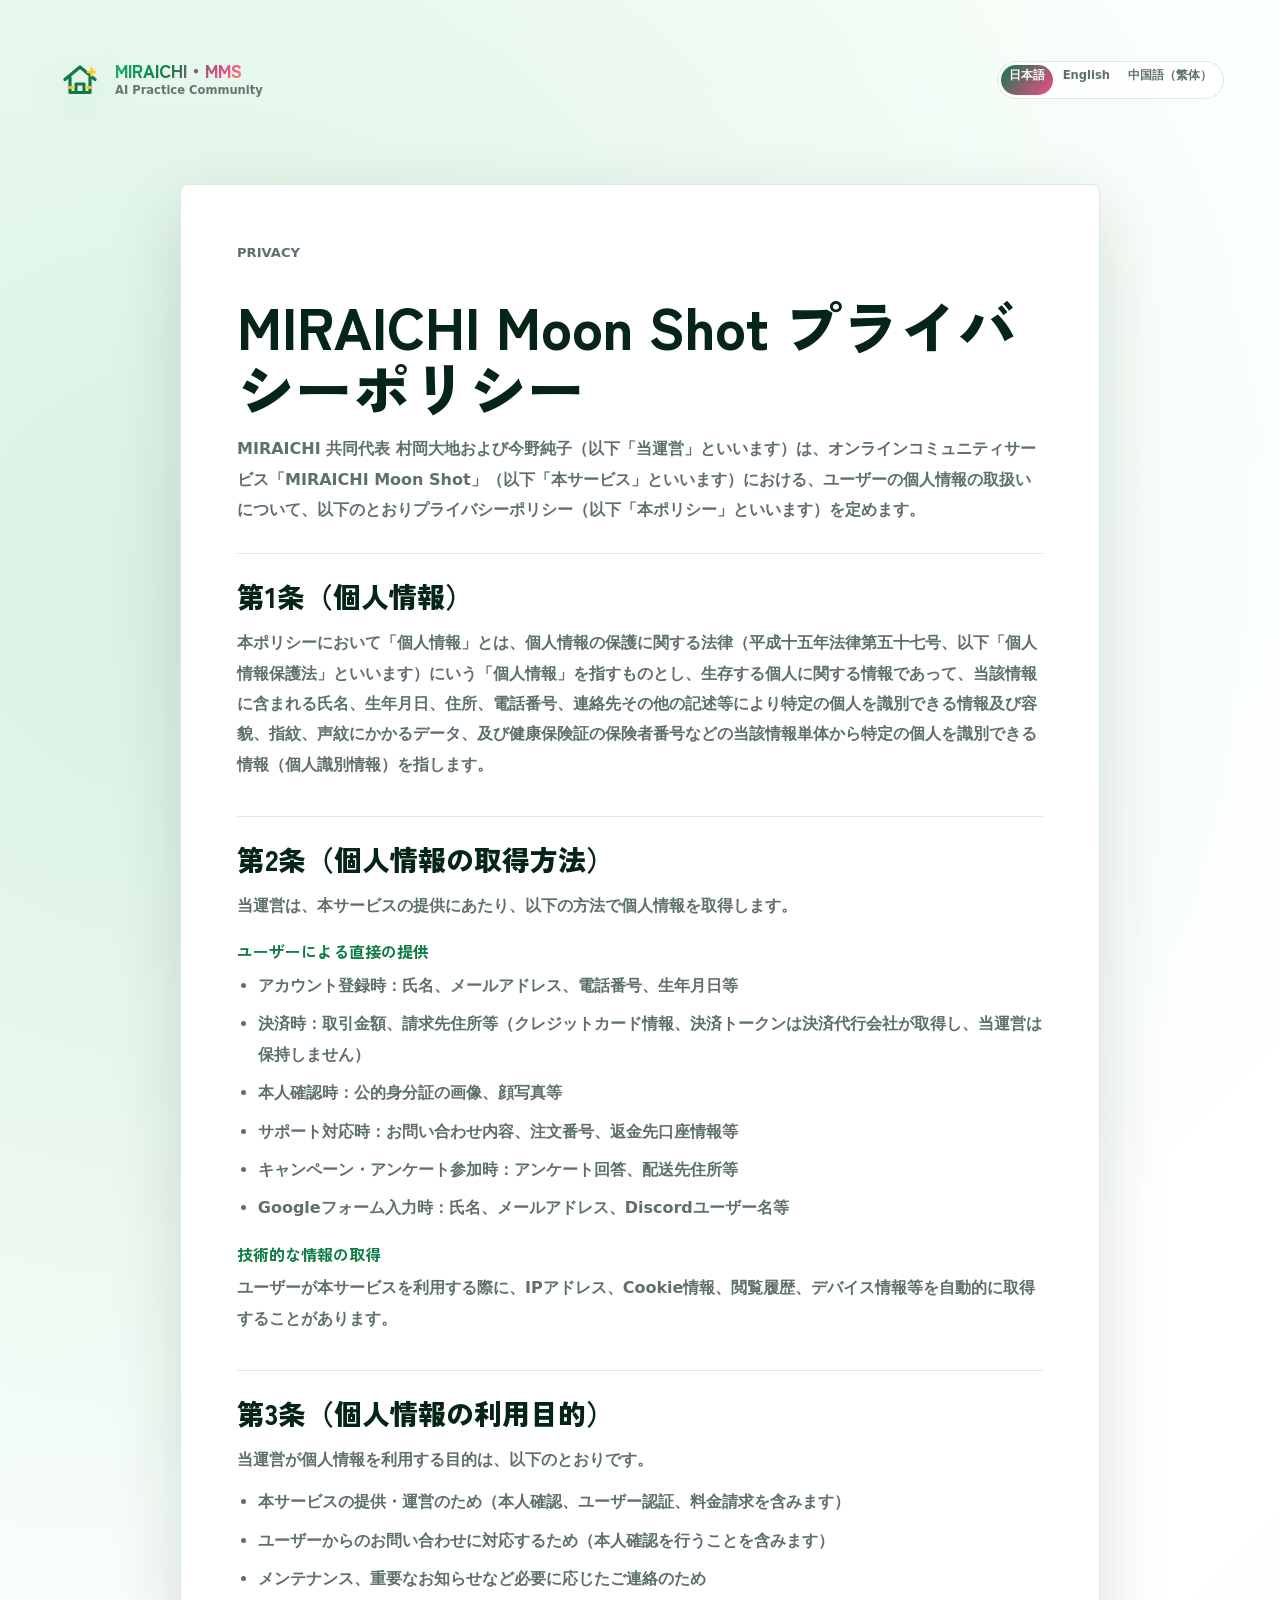
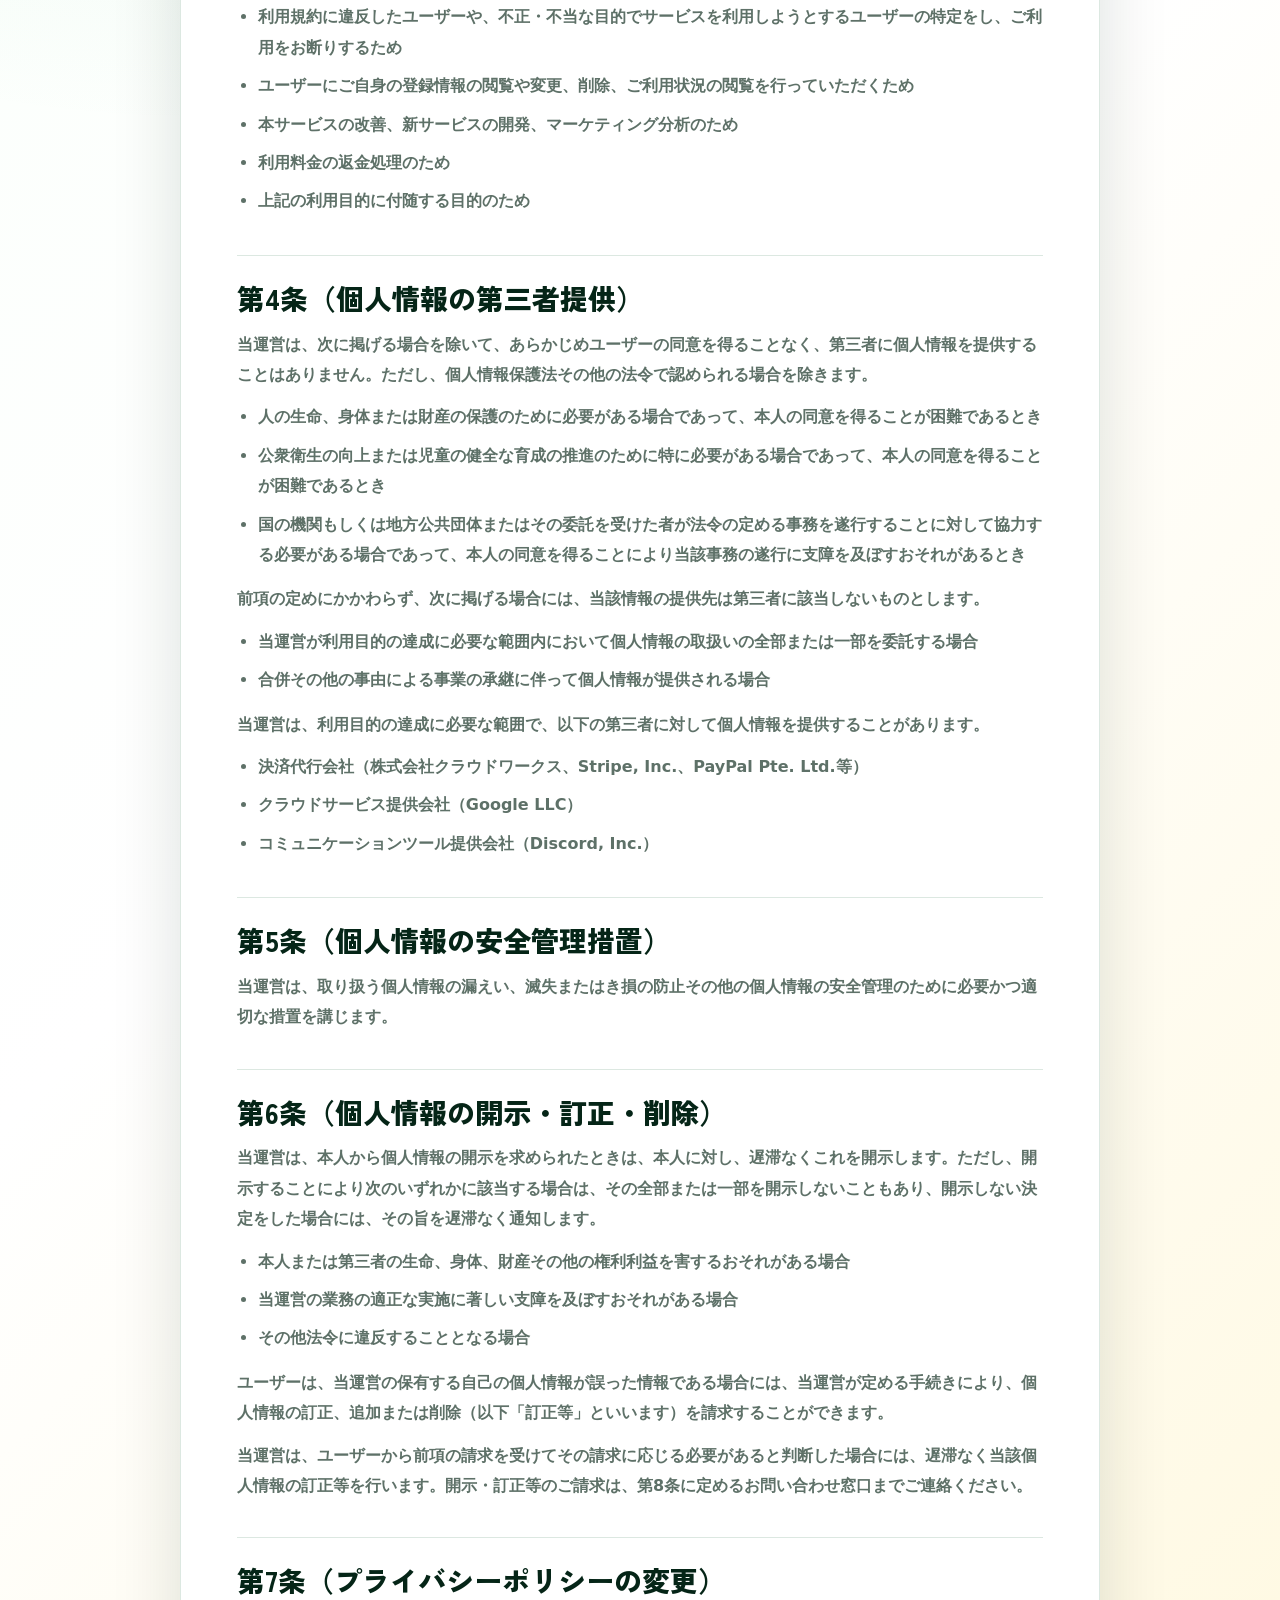
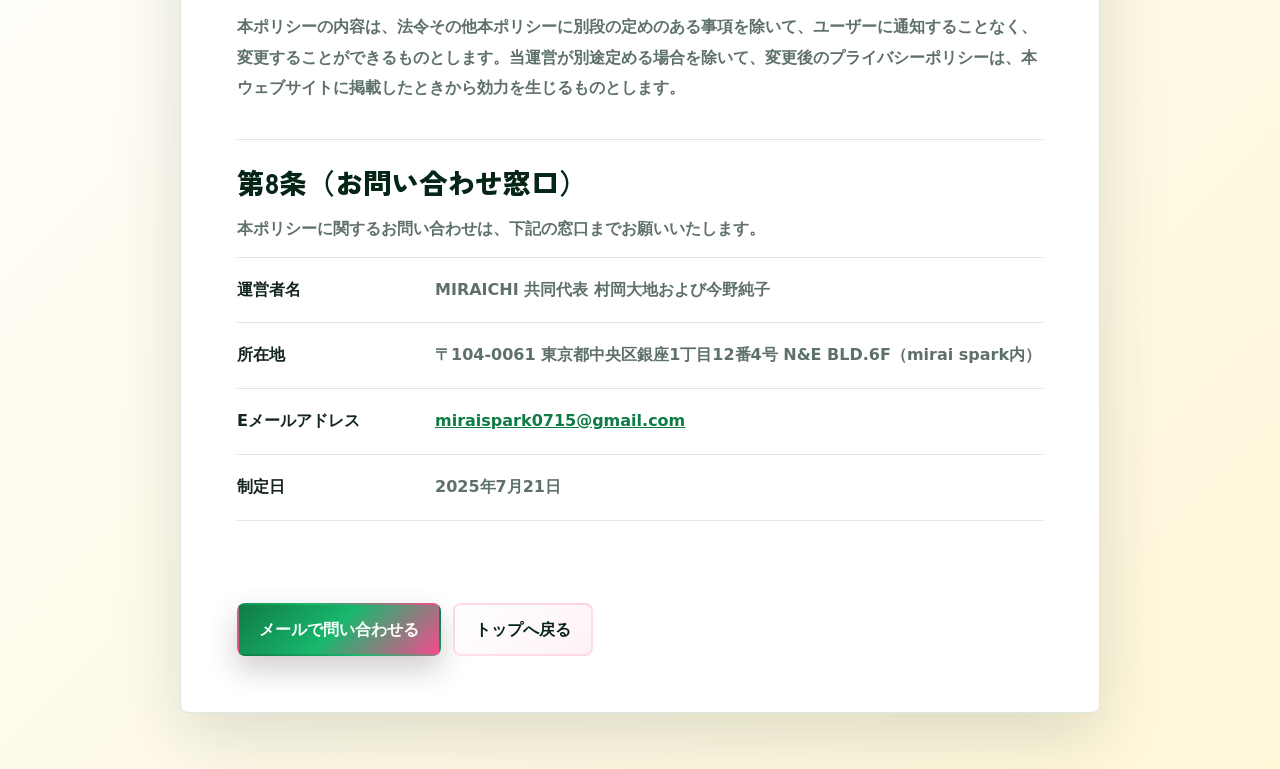
<file: privacy.html>
<!doctype html>
<html lang="ja">
  <head>
    <meta charset="utf-8" />
    <meta name="viewport" content="width=device-width, initial-scale=1" />
    <meta name="description" content="MIRAICHI・MMSのプライバシーポリシーです。" />
    <title>プライバシーポリシー | MIRAICHI・MMS</title>
    <link rel="icon" href="favicon.svg" type="image/svg+xml" />
    <link rel="preconnect" href="https://fonts.googleapis.com" />
    <link rel="preconnect" href="https://fonts.gstatic.com" crossorigin />
    <link
      href="https://fonts.googleapis.com/css2?family=Zen+Kaku+Gothic+New:wght@700;900&display=swap&text=%2B0123456789ABCDEFGHIJKLMNOPQRSTUVWXYZabcdefghijklmnopqrstuvwxyz%E3%80%81%E3%80%82%E3%81%82%E3%81%84%E3%81%88%E3%81%8B%E3%81%8C%E3%81%8D%E3%81%8F%E3%81%91%E3%81%92%E3%81%93%E3%81%95%E3%81%97%E3%81%98%E3%81%99%E3%81%9A%E3%81%9B%E3%81%9F%E3%81%A0%E3%81%A3%E3%81%A5%E3%81%A6%E3%81%A7%E3%81%A8%E3%81%A9%E3%81%AA%E3%81%AB%E3%81%AE%E3%81%AF%E3%81%B6%E3%81%B8%E3%81%BE%E3%81%BF%E3%82%80%E3%82%81%E3%82%82%E3%82%89%E3%82%8A%E3%82%8B%E3%82%8C%E3%82%8F%E3%82%92%E3%82%93%E3%82%A2%E3%82%A3%E3%82%A4%E3%82%A6%E3%82%AA%E3%82%AB%E3%82%B0%E3%82%B3%E3%82%B5%E3%82%B7%E3%82%B8%E3%82%B9%E3%82%BA%E3%82%BB%E3%83%81%E3%83%83%E3%83%84%E3%83%86%E3%83%88%E3%83%89%E3%83%8A%E3%83%8B%E3%83%8F%E3%83%90%E3%83%93%E3%83%96%E3%83%97%E3%83%9C%E3%83%9D%E3%83%9F%E3%83%A0%E3%83%A5%E3%83%A9%E3%83%AA%E3%83%AB%E3%83%AD%E3%83%B3%E3%83%BB%E3%83%BC%E4%B8%80%E4%B8%8A%E4%BA%8B%E4%BA%BA%E4%BB%95%E4%BB%A5%E4%BB%B6%E4%BC%9A%E4%BD%9C%E4%BD%BF%E4%BF%A1%E4%BF%AE%E5%81%B4%E5%85%A5%E5%85%B7%E5%87%BA%E5%88%86%E5%88%9D%E5%89%8D%E5%8A%9B%E5%8A%A0%E5%8B%89%E5%8B%95%E5%8B%99%E5%8C%96%E5%8F%82%E5%8F%96%E5%90%91%E5%95%86%E5%96%B6%E5%9F%BA%E5%A0%B4%E5%A3%87%E5%A4%89%E5%AD%A6%E5%AE%9A%E5%AE%9F%E5%B0%8E%E5%B0%8F%E5%BA%83%E5%BA%A7%E5%BC%95%E5%BC%B7%E5%BF%83%E6%85%A3%E6%88%90%E6%88%A6%E6%89%8B%E6%8C%91%E6%8F%B4%E6%94%AF%E6%95%B4%E6%96%B9%E6%97%A5%E6%9C%9D%E6%9C%AC%E6%A1%88%E6%A5%AD%E6%AD%A9%E6%AF%8E%E6%B3%95%E6%B4%BB%E6%B8%9B%E7%89%B9%E7%8F%BE%E7%90%86%E7%99%BA%E7%99%BB%E7%9B%B8%E7%9F%A5%E7%A0%94%E7%B5%82%E7%B5%84%E7%B5%A1%E7%B6%9A%E7%B7%9A%E7%BF%92%E8%80%85%E8%81%9E%E8%87%AA%E8%A1%A8%E8%A8%98%E8%A9%A6%E8%AA%B2%E8%AB%87%E8%AC%9B%E8%AD%98%E8%B7%B5%E9%80%9A%E9%80%A3%E9%81%8B%E9%81%93%E9%81%B8%E9%95%B7%E9%96%93%E9%A1%8C%EF%BC%9F"
      rel="stylesheet"
      media="print"
      onload="this.media='all'"
    />
    <noscript>
      <link
        href="https://fonts.googleapis.com/css2?family=Zen+Kaku+Gothic+New:wght@700;900&display=swap&text=%2B0123456789ABCDEFGHIJKLMNOPQRSTUVWXYZabcdefghijklmnopqrstuvwxyz%E3%80%81%E3%80%82%E3%81%82%E3%81%84%E3%81%88%E3%81%8B%E3%81%8C%E3%81%8D%E3%81%8F%E3%81%91%E3%81%92%E3%81%93%E3%81%95%E3%81%97%E3%81%98%E3%81%99%E3%81%9A%E3%81%9B%E3%81%9F%E3%81%A0%E3%81%A3%E3%81%A5%E3%81%A6%E3%81%A7%E3%81%A8%E3%81%A9%E3%81%AA%E3%81%AB%E3%81%AE%E3%81%AF%E3%81%B6%E3%81%B8%E3%81%BE%E3%81%BF%E3%82%80%E3%82%81%E3%82%82%E3%82%89%E3%82%8A%E3%82%8B%E3%82%8C%E3%82%8F%E3%82%92%E3%82%93%E3%82%A2%E3%82%A3%E3%82%A4%E3%82%A6%E3%82%AA%E3%82%AB%E3%82%B0%E3%82%B3%E3%82%B5%E3%82%B7%E3%82%B8%E3%82%B9%E3%82%BA%E3%82%BB%E3%83%81%E3%83%83%E3%83%84%E3%83%86%E3%83%88%E3%83%89%E3%83%8A%E3%83%8B%E3%83%8F%E3%83%90%E3%83%93%E3%83%96%E3%83%97%E3%83%9C%E3%83%9D%E3%83%9F%E3%83%A0%E3%83%A5%E3%83%A9%E3%83%AA%E3%83%AB%E3%83%AD%E3%83%B3%E3%83%BB%E3%83%BC%E4%B8%80%E4%B8%8A%E4%BA%8B%E4%BA%BA%E4%BB%95%E4%BB%A5%E4%BB%B6%E4%BC%9A%E4%BD%9C%E4%BD%BF%E4%BF%A1%E4%BF%AE%E5%81%B4%E5%85%A5%E5%85%B7%E5%87%BA%E5%88%86%E5%88%9D%E5%89%8D%E5%8A%9B%E5%8A%A0%E5%8B%89%E5%8B%95%E5%8B%99%E5%8C%96%E5%8F%82%E5%8F%96%E5%90%91%E5%95%86%E5%96%B6%E5%9F%BA%E5%A0%B4%E5%A3%87%E5%A4%89%E5%AD%A6%E5%AE%9A%E5%AE%9F%E5%B0%8E%E5%B0%8F%E5%BA%83%E5%BA%A7%E5%BC%95%E5%BC%B7%E5%BF%83%E6%85%A3%E6%88%90%E6%88%A6%E6%89%8B%E6%8C%91%E6%8F%B4%E6%94%AF%E6%95%B4%E6%96%B9%E6%97%A5%E6%9C%9D%E6%9C%AC%E6%A1%88%E6%A5%AD%E6%AD%A9%E6%AF%8E%E6%B3%95%E6%B4%BB%E6%B8%9B%E7%89%B9%E7%8F%BE%E7%90%86%E7%99%BA%E7%99%BB%E7%9B%B8%E7%9F%A5%E7%A0%94%E7%B5%82%E7%B5%84%E7%B5%A1%E7%B6%9A%E7%B7%9A%E7%BF%92%E8%80%85%E8%81%9E%E8%87%AA%E8%A1%A8%E8%A8%98%E8%A9%A6%E8%AA%B2%E8%AB%87%E8%AC%9B%E8%AD%98%E8%B7%B5%E9%80%9A%E9%80%A3%E9%81%8B%E9%81%93%E9%81%B8%E9%95%B7%E9%96%93%E9%A1%8C%EF%BC%9F"
        rel="stylesheet"
      />
    </noscript>
    <link rel="stylesheet" href="styles.css" />
  </head>
  <body>
    <main class="legal-page">
      <div class="legal-topbar">
        <a class="brand legal-brand" href="index.html" aria-label="MIRAICHI・MMS トップへ">
          <svg class="brand-mark" viewBox="0 0 48 48" aria-hidden="true">
            <path d="M9 23.5 24 11l15 12.5" />
            <path d="M14 21.5v15h20v-15" />
            <path d="M20 36.5V28h8v8.5" />
            <path class="brand-spark" d="M35.5 12.5v7M32 16h7M12.5 31.5h5M30.5 31.5h5" />
          </svg>
          <span>
            <strong>MIRAICHI・MMS</strong>
            <small>AI Practice Community</small>
          </span>
        </a>
        <span class="language-switch" data-language-switch aria-label="言語を切り替える">
          <a href="privacy.html" data-lang="ja" aria-current="true">日本語</a>
          <a href="https://translate.google.com/translate?sl=ja&tl=en&u=https%3A%2F%2Fmiraichi-mms-site.pages.dev%2Fprivacy.html" data-lang="en" target="_blank" rel="noopener">English</a>
          <a href="https://translate.google.com/translate?sl=ja&tl=zh-TW&u=https%3A%2F%2Fmiraichi-mms-site.pages.dev%2Fprivacy.html" data-lang="zh" target="_blank" rel="noopener">中国語（繁体）</a>
        </span>
      </div>

      <article class="legal-panel">
        <p class="section-kicker">Privacy</p>
        <h1>MIRAICHI Moon Shot プライバシーポリシー</h1>
        <p>
          MIRAICHI 共同代表 村岡大地および今野純子（以下「当運営」といいます）は、オンラインコミュニティサービス「MIRAICHI Moon Shot」（以下「本サービス」といいます）における、ユーザーの個人情報の取扱いについて、以下のとおりプライバシーポリシー（以下「本ポリシー」といいます）を定めます。
        </p>

        <section class="legal-section">
          <h2>第1条（個人情報）</h2>
          <p>
            本ポリシーにおいて「個人情報」とは、個人情報の保護に関する法律（平成十五年法律第五十七号、以下「個人情報保護法」といいます）にいう「個人情報」を指すものとし、生存する個人に関する情報であって、当該情報に含まれる氏名、生年月日、住所、電話番号、連絡先その他の記述等により特定の個人を識別できる情報及び容貌、指紋、声紋にかかるデータ、及び健康保険証の保険者番号などの当該情報単体から特定の個人を識別できる情報（個人識別情報）を指します。
          </p>
        </section>

        <section class="legal-section">
          <h2>第2条（個人情報の取得方法）</h2>
          <p>当運営は、本サービスの提供にあたり、以下の方法で個人情報を取得します。</p>
          <h3>ユーザーによる直接の提供</h3>
          <ul>
            <li>アカウント登録時：氏名、メールアドレス、電話番号、生年月日等</li>
            <li>決済時：取引金額、請求先住所等（クレジットカード情報、決済トークンは決済代行会社が取得し、当運営は保持しません）</li>
            <li>本人確認時：公的身分証の画像、顔写真等</li>
            <li>サポート対応時：お問い合わせ内容、注文番号、返金先口座情報等</li>
            <li>キャンペーン・アンケート参加時：アンケート回答、配送先住所等</li>
            <li>Googleフォーム入力時：氏名、メールアドレス、Discordユーザー名等</li>
          </ul>
          <h3>技術的な情報の取得</h3>
          <p>
            ユーザーが本サービスを利用する際に、IPアドレス、Cookie情報、閲覧履歴、デバイス情報等を自動的に取得することがあります。
          </p>
        </section>

        <section class="legal-section">
          <h2>第3条（個人情報の利用目的）</h2>
          <p>当運営が個人情報を利用する目的は、以下のとおりです。</p>
          <ul>
            <li>本サービスの提供・運営のため（本人確認、ユーザー認証、料金請求を含みます）</li>
            <li>ユーザーからのお問い合わせに対応するため（本人確認を行うことを含みます）</li>
            <li>メンテナンス、重要なお知らせなど必要に応じたご連絡のため</li>
            <li>利用規約に違反したユーザーや、不正・不当な目的でサービスを利用しようとするユーザーの特定をし、ご利用をお断りするため</li>
            <li>ユーザーにご自身の登録情報の閲覧や変更、削除、ご利用状況の閲覧を行っていただくため</li>
            <li>本サービスの改善、新サービスの開発、マーケティング分析のため</li>
            <li>利用料金の返金処理のため</li>
            <li>上記の利用目的に付随する目的のため</li>
          </ul>
        </section>

        <section class="legal-section">
          <h2>第4条（個人情報の第三者提供）</h2>
          <p>
            当運営は、次に掲げる場合を除いて、あらかじめユーザーの同意を得ることなく、第三者に個人情報を提供することはありません。ただし、個人情報保護法その他の法令で認められる場合を除きます。
          </p>
          <ul>
            <li>人の生命、身体または財産の保護のために必要がある場合であって、本人の同意を得ることが困難であるとき</li>
            <li>公衆衛生の向上または児童の健全な育成の推進のために特に必要がある場合であって、本人の同意を得ることが困難であるとき</li>
            <li>国の機関もしくは地方公共団体またはその委託を受けた者が法令の定める事務を遂行することに対して協力する必要がある場合であって、本人の同意を得ることにより当該事務の遂行に支障を及ぼすおそれがあるとき</li>
          </ul>
          <p>前項の定めにかかわらず、次に掲げる場合には、当該情報の提供先は第三者に該当しないものとします。</p>
          <ul>
            <li>当運営が利用目的の達成に必要な範囲内において個人情報の取扱いの全部または一部を委託する場合</li>
            <li>合併その他の事由による事業の承継に伴って個人情報が提供される場合</li>
          </ul>
          <p>当運営は、利用目的の達成に必要な範囲で、以下の第三者に対して個人情報を提供することがあります。</p>
          <ul>
            <li>決済代行会社（株式会社クラウドワークス、Stripe, Inc.、PayPal Pte. Ltd.等）</li>
            <li>クラウドサービス提供会社（Google LLC）</li>
            <li>コミュニケーションツール提供会社（Discord, Inc.）</li>
          </ul>
        </section>

        <section class="legal-section">
          <h2>第5条（個人情報の安全管理措置）</h2>
          <p>
            当運営は、取り扱う個人情報の漏えい、滅失またはき損の防止その他の個人情報の安全管理のために必要かつ適切な措置を講じます。
          </p>
        </section>

        <section class="legal-section">
          <h2>第6条（個人情報の開示・訂正・削除）</h2>
          <p>
            当運営は、本人から個人情報の開示を求められたときは、本人に対し、遅滞なくこれを開示します。ただし、開示することにより次のいずれかに該当する場合は、その全部または一部を開示しないこともあり、開示しない決定をした場合には、その旨を遅滞なく通知します。
          </p>
          <ul>
            <li>本人または第三者の生命、身体、財産その他の権利利益を害するおそれがある場合</li>
            <li>当運営の業務の適正な実施に著しい支障を及ぼすおそれがある場合</li>
            <li>その他法令に違反することとなる場合</li>
          </ul>
          <p>
            ユーザーは、当運営の保有する自己の個人情報が誤った情報である場合には、当運営が定める手続きにより、個人情報の訂正、追加または削除（以下「訂正等」といいます）を請求することができます。
          </p>
          <p>
            当運営は、ユーザーから前項の請求を受けてその請求に応じる必要があると判断した場合には、遅滞なく当該個人情報の訂正等を行います。開示・訂正等のご請求は、第8条に定めるお問い合わせ窓口までご連絡ください。
          </p>
        </section>

        <section class="legal-section">
          <h2>第7条（プライバシーポリシーの変更）</h2>
          <p>
            本ポリシーの内容は、法令その他本ポリシーに別段の定めのある事項を除いて、ユーザーに通知することなく、変更することができるものとします。当運営が別途定める場合を除いて、変更後のプライバシーポリシーは、本ウェブサイトに掲載したときから効力を生じるものとします。
          </p>
        </section>

        <section class="legal-section">
          <h2>第8条（お問い合わせ窓口）</h2>
          <p>本ポリシーに関するお問い合わせは、下記の窓口までお願いいたします。</p>
          <dl class="legal-list">
            <div>
              <dt>運営者名</dt>
              <dd>MIRAICHI 共同代表 村岡大地および今野純子</dd>
            </div>
            <div>
              <dt>所在地</dt>
              <dd>〒104-0061 東京都中央区銀座1丁目12番4号 N&amp;E BLD.6F（mirai spark内）</dd>
            </div>
            <div>
              <dt>Eメールアドレス</dt>
              <dd><a href="mailto:miraispark0715@gmail.com">miraispark0715@gmail.com</a></dd>
            </div>
            <div>
              <dt>制定日</dt>
              <dd>2025年7月21日</dd>
            </div>
          </dl>
        </section>

        <div class="hero-actions">
          <a class="button primary" href="mailto:miraispark0715@gmail.com?subject=MIRAICHI%20Moon%20Shot%E3%83%97%E3%83%A9%E3%82%A4%E3%83%90%E3%82%B7%E3%83%BC%E3%83%9D%E3%83%AA%E3%82%B7%E3%83%BC%E3%81%B8%E3%81%AE%E5%95%8F%E3%81%84%E5%90%88%E3%82%8F%E3%81%9B">メールで問い合わせる</a>
          <a class="button secondary" href="index.html">トップへ戻る</a>
        </div>
      </article>
    </main>
    <script src="script.js"></script>
  </body>
</html>
</file>
<file: styles.css>
:root {
  --green-950: #052517;
  --green-900: #073820;
  --green-700: #0f7b45;
  --green-500: #18b86d;
  --mint-100: #e9fbef;
  --mint-50: #f6fff8;
  --yellow-500: #ffc928;
  --yellow-100: #fff4c7;
  --pink-500: #f44a8e;
  --cyan-500: #34c9d8;
  --blue-900: #102a43;
  --ink: #14251c;
  --muted: #5e7168;
  --line: #dce8e1;
  --paper: #fffdf7;
  --white: #ffffff;
  --shadow: 0 24px 70px rgba(5, 37, 23, 0.14);
  --font-sans: system-ui, -apple-system, BlinkMacSystemFont, "Hiragino Sans", "Yu Gothic", "YuGothic", Meiryo, sans-serif;
  --font-display: "Zen Kaku Gothic New", "Hiragino Sans", "Yu Gothic", "YuGothic", Meiryo, system-ui, sans-serif;
  color-scheme: light;
}

* {
  box-sizing: border-box;
}

html {
  scroll-behavior: smooth;
}

section[id] {
  scroll-margin-top: 92px;
}

body {
  margin: 0;
  overflow-x: hidden;
  background:
    radial-gradient(circle at 16% 18%, rgba(244, 74, 142, 0.12), transparent 24rem),
    radial-gradient(circle at 8% 4%, rgba(255, 201, 40, 0.16), transparent 26rem),
    radial-gradient(circle at 90% 16%, rgba(46, 166, 106, 0.16), transparent 25rem),
    linear-gradient(180deg, #fff7fb 0%, #f8fff8 42%, #ffffff 100%);
  color: var(--ink);
  font-family: var(--font-sans);
  line-height: 1.7;
}

img {
  display: block;
  max-width: 100%;
}

a {
  color: inherit;
}

.site-header {
  position: sticky;
  top: 0;
  z-index: 20;
  display: flex;
  align-items: center;
  justify-content: space-between;
  gap: 24px;
  min-height: 72px;
  padding: 10px clamp(18px, 4vw, 56px);
  background: rgba(255, 253, 247, 0.9);
  border-bottom: 1px solid rgba(220, 232, 225, 0.78);
  backdrop-filter: blur(18px);
}

.brand {
  display: inline-flex;
  align-items: center;
  gap: 11px;
  text-decoration: none;
}

.brand-logo {
  display: inline-flex;
  align-items: center;
  justify-content: center;
  width: 72px;
  height: 56px;
  flex: 0 0 auto;
}

.brand-logo img {
  width: 100%;
  height: auto;
  filter: drop-shadow(0 12px 22px rgba(244, 74, 142, 0.12));
}

.brand-mark {
  width: 48px;
  height: 48px;
  flex: 0 0 auto;
  overflow: visible;
  fill: none;
  stroke: var(--green-700);
  stroke-width: 3.2;
  stroke-linecap: round;
  stroke-linejoin: round;
  filter: drop-shadow(0 10px 22px rgba(15, 123, 69, 0.18));
}

.brand-spark {
  stroke: var(--yellow-500);
  stroke-width: 2.6;
}

.brand strong {
  display: block;
  background: linear-gradient(135deg, #18b86d 0%, #0f7b45 38%, #f44a8e 72%, #ffb533 100%);
  background-clip: text;
  -webkit-background-clip: text;
  -webkit-text-fill-color: transparent;
  color: transparent;
  font-family: var(--font-display);
  font-size: 1.12rem;
  font-weight: 900;
  line-height: 1.15;
}

.brand small {
  display: block;
  color: #67756d;
  font-size: 0.72rem;
  font-weight: 800;
}

.site-nav {
  display: flex;
  align-items: center;
  gap: 6px;
}

.site-nav a,
.language-switch a {
  border-radius: 999px;
  color: var(--green-950);
  font-size: 0.91rem;
  font-weight: 800;
  padding: 9px 13px;
  text-decoration: none;
}

.site-nav a:hover,
.language-switch a:hover {
  background: linear-gradient(135deg, rgba(233, 251, 239, 0.96), rgba(255, 235, 244, 0.96));
}

.language-switch {
  display: inline-flex;
  align-items: center;
  gap: 2px;
  margin-left: 6px;
  padding: 3px;
  border: 1px solid rgba(15, 123, 69, 0.14);
  border-radius: 999px;
  background: rgba(255, 255, 255, 0.74);
}

.language-switch a {
  min-height: 30px;
  padding: 5px 8px;
  color: var(--muted);
  font-size: 0.72rem;
  line-height: 1;
  white-space: nowrap;
}

.language-switch a[aria-current="true"] {
  background: linear-gradient(135deg, var(--green-700), var(--pink-500));
  color: var(--white);
}

.menu-toggle {
  display: none;
  width: 44px;
  height: 44px;
  border: 1px solid var(--line);
  border-radius: 8px;
  background: var(--white);
  color: var(--green-950);
}

.menu-toggle span {
  display: block;
  width: 20px;
  height: 2px;
  margin: 5px auto;
  background: currentColor;
}

.hero {
  position: relative;
  isolation: isolate;
  display: grid;
  grid-template-columns: minmax(0, 0.94fr) minmax(560px, 1.06fr);
  align-items: center;
  gap: clamp(28px, 5vw, 70px);
  min-height: calc(100svh - 120px);
  overflow: hidden;
  padding: clamp(52px, 7vw, 90px) clamp(18px, 7vw, 96px) clamp(42px, 6vw, 70px);
}

.hero-bg {
  position: absolute;
  inset: 0;
  z-index: -2;
  overflow: hidden;
  background:
    linear-gradient(rgba(15, 123, 69, 0.035) 1px, transparent 1px),
    linear-gradient(90deg, rgba(15, 123, 69, 0.035) 1px, transparent 1px),
    radial-gradient(circle at 74% 50%, rgba(244, 74, 142, 0.2), transparent 31rem),
    linear-gradient(135deg, #fff8fb 0%, #ffffff 44%, #f3fff7 100%);
  background-size: 34px 34px, 34px 34px, auto;
}

.mesh-blob {
  position: absolute;
  border-radius: 999px;
  filter: blur(90px);
  opacity: 0.4;
  will-change: transform;
}

.mesh-blob-green {
  top: -120px;
  right: 6%;
  width: clamp(400px, 42vw, 600px);
  height: clamp(400px, 42vw, 600px);
  background: #2ea66a;
  animation: meshDriftGreen 18s ease-in-out infinite alternate;
}

.mesh-blob-gold {
  bottom: -170px;
  left: 8%;
  width: clamp(400px, 36vw, 540px);
  height: clamp(400px, 36vw, 540px);
  background: #e8b931;
  animation: meshDriftGold 22s ease-in-out infinite alternate;
}

.mesh-blob-pink {
  right: 18%;
  bottom: 4%;
  width: clamp(360px, 34vw, 520px);
  height: clamp(360px, 34vw, 520px);
  background: #f472b6;
  opacity: 0.35;
  animation: meshDriftPink 26s ease-in-out infinite alternate;
}

.hero-copy {
  width: min(760px, 100%);
  min-width: 0;
}

h1,
h2,
h3 {
  font-family: var(--font-display);
}

.js .reveal {
  opacity: 0;
  transform: translateY(24px);
  transition:
    opacity 600ms ease-out,
    transform 600ms ease-out;
  will-change: opacity, transform;
}

.js .reveal.is-visible {
  opacity: 1;
  transform: translateY(0);
}

.eyebrow,
.section-kicker {
  margin: 0 0 12px;
  color: var(--green-700);
  font-size: 0.82rem;
  font-weight: 900;
  letter-spacing: 0;
  text-transform: uppercase;
}

h1,
h2,
h3,
p {
  overflow-wrap: break-word;
}

h1 {
  margin: 0;
  color: var(--green-950);
  font-size: clamp(4rem, 5.3vw, 5.5rem);
  font-weight: 900;
  letter-spacing: 0;
  line-height: 1.04;
}

h1 span {
  display: block;
  color: var(--green-700);
  overflow-wrap: normal;
  word-break: keep-all;
}

h1 span:first-child {
  color: var(--green-950);
}

.no-break {
  white-space: nowrap;
}

h2 {
  margin: 0;
  color: var(--green-950);
  font-size: clamp(2.15rem, 3.3vw, 3.3rem);
  font-weight: 900;
  letter-spacing: 0;
  line-height: 1.2;
  word-break: keep-all;
}

h2 span {
  display: block;
}

h2 span:only-child {
  display: inline;
}

h3 {
  margin: 0;
  color: var(--green-950);
  font-size: 1.12rem;
  line-height: 1.35;
}

.lead {
  width: min(680px, 100%);
  max-width: 100%;
  margin: 22px 0 0;
  color: #26382e;
  font-size: 1.17rem;
  font-weight: 600;
  line-break: anywhere;
  overflow-wrap: anywhere;
}

.hero-actions {
  display: flex;
  flex-wrap: wrap;
  gap: 12px;
  margin-top: 30px;
}

.hero-proof-strip {
  display: flex;
  flex-wrap: wrap;
  gap: 8px;
  margin-top: 18px;
}

.hero-proof-strip span {
  display: inline-flex;
  align-items: center;
  min-height: 34px;
  border: 1px solid rgba(15, 123, 69, 0.12);
  border-radius: 999px;
  background: rgba(255, 255, 255, 0.82);
  color: var(--green-950);
  font-size: 0.78rem;
  font-weight: 900;
  padding: 8px 12px;
  box-shadow: 0 10px 28px rgba(5, 37, 23, 0.06);
}

.mobile-hero-links {
  display: none;
}

.hero-mobile-duo {
  display: none;
}

.hero-mobile-duo picture {
  width: clamp(156px, 34vw, 230px);
  aspect-ratio: 1;
}

.hero-mobile-duo img {
  width: 100%;
  height: 100%;
  object-fit: contain;
}

.button {
  display: inline-flex;
  align-items: center;
  justify-content: center;
  max-width: 100%;
  min-height: 48px;
  min-width: 0;
  border: 2px solid transparent;
  border-radius: 8px;
  font-weight: 900;
  padding: 11px 20px;
  text-align: center;
  text-decoration: none;
  overflow-wrap: anywhere;
  transition:
    transform 180ms ease,
    box-shadow 180ms ease,
    background 180ms ease,
    filter 180ms ease,
    border-color 180ms ease;
}

.button.primary {
  background: linear-gradient(135deg, var(--green-700) 0%, var(--green-500) 48%, var(--pink-500) 100%);
  box-shadow:
    0 14px 30px rgba(15, 123, 69, 0.18),
    0 12px 28px rgba(244, 74, 142, 0.16);
  color: var(--white);
}

.button.secondary {
  background: linear-gradient(135deg, rgba(255, 255, 255, 0.98), rgba(255, 241, 247, 0.92));
  border-color: rgba(244, 74, 142, 0.18);
  color: var(--green-950);
}

.button.light {
  background: var(--white);
  color: var(--green-950);
}

.button:focus-visible,
.site-nav a:focus-visible,
.brand:focus-visible,
.footer-links a:focus-visible,
.hero-links-panel a:focus-visible,
.mobile-hero-links a:focus-visible,
.menu-toggle:focus-visible {
  outline: 2px solid var(--yellow-500);
  outline-offset: 3px;
}

.hero-stats {
  display: grid;
  grid-template-columns: repeat(3, minmax(0, 1fr));
  gap: 10px;
  width: min(620px, 100%);
  margin: 30px 0 0;
}

.hero-stats div {
  min-width: 0;
  border: 1px solid rgba(15, 123, 69, 0.14);
  border-radius: 8px;
  background: linear-gradient(180deg, rgba(255, 255, 255, 0.92), rgba(255, 244, 249, 0.72));
  padding: 14px;
}

.hero-stats dt {
  color: var(--green-700);
  font-family: var(--font-display);
  font-size: 1.55rem;
  font-weight: 900;
  line-height: 1;
}

.hero-stats dd {
  margin: 5px 0 0;
  color: var(--muted);
  font-size: 0.82rem;
  font-weight: 800;
}

.hero-visual {
  position: relative;
  align-self: stretch;
  display: grid;
  align-items: center;
  min-width: 0;
  min-height: 640px;
  perspective: 1100px;
}

.hero-links-panel {
  position: absolute;
  top: 132px;
  left: 0;
  z-index: 3;
  display: grid;
  gap: 8px;
  grid-template-columns: repeat(2, minmax(0, 1fr));
  width: min(380px, 52vw);
  animation: none;
}

.hero-links-panel p {
  grid-column: 1 / -1;
  margin: 0 0 2px;
  color: var(--green-700);
  font-size: 0.74rem;
  font-weight: 900;
  letter-spacing: 0;
  text-transform: uppercase;
}

.hero-links-panel a,
.mobile-hero-links a {
  border: 1px solid rgba(15, 123, 69, 0.16);
  border-radius: 8px;
  background: rgba(255, 255, 255, 0.86);
  color: var(--green-950);
  text-decoration: none;
  box-shadow: 0 14px 34px rgba(5, 37, 23, 0.08);
  backdrop-filter: blur(14px);
  transition:
    transform 180ms ease,
    border-color 180ms ease,
    box-shadow 180ms ease,
    background 180ms ease;
}

.hero-links-panel a.link-featured,
.mobile-hero-links a.link-featured {
  border-color: rgba(244, 74, 142, 0.34);
  background:
    linear-gradient(135deg, rgba(255, 255, 255, 0.94), rgba(255, 235, 246, 0.9)),
    linear-gradient(135deg, rgba(24, 184, 109, 0.1), rgba(244, 74, 142, 0.14));
  box-shadow:
    0 16px 38px rgba(244, 74, 142, 0.14),
    0 12px 30px rgba(15, 123, 69, 0.1);
}

.hero-links-panel a {
  display: grid;
  gap: 1px;
  padding: 9px 11px;
}

.hero-links-panel strong {
  font-size: 0.82rem;
  font-weight: 900;
  line-height: 1.25;
}

.hero-links-panel span {
  color: var(--muted);
  font-size: 0.66rem;
  font-weight: 800;
  line-height: 1.35;
}

.hero-mascot {
  position: absolute;
  right: -4%;
  bottom: 18px;
  z-index: 1;
  width: min(24vw, 340px);
  max-width: 340px;
  min-width: 280px;
  pointer-events: none;
  transform: perspective(900px) rotateY(-8deg) rotateZ(1deg);
  animation: mascotFloat 6s ease-in-out infinite;
}

.hero-mascot img {
  width: 100%;
  height: auto;
}

.hero-mascot-pink {
  position: absolute;
  right: 30%;
  bottom: 24px;
  z-index: 2;
  width: min(24vw, 340px);
  max-width: 340px;
  min-width: 280px;
  pointer-events: none;
  transform: perspective(900px) rotateY(8deg) rotateZ(-3deg);
  filter: drop-shadow(0 22px 36px rgba(244, 74, 142, 0.2));
  animation: pinkMascotFloat 5.8s ease-in-out infinite;
}

.hero-mascot-pink img {
  width: 100%;
  height: auto;
}

.mascot-shadow {
  position: absolute;
  right: -1%;
  bottom: 18px;
  z-index: 0;
  width: min(44vw, 540px);
  height: 54px;
  border-radius: 50%;
  background:
    radial-gradient(ellipse at 72% center, rgba(5, 37, 23, 0.22), transparent 56%),
    radial-gradient(ellipse at 34% center, rgba(244, 74, 142, 0.2), transparent 58%);
  filter: blur(8px);
  transform: rotate(-4deg);
  animation: mascotShadow 6s ease-in-out infinite;
}

.events-hero {
  position: relative;
  isolation: isolate;
  overflow: hidden;
  padding: clamp(56px, 7vw, 96px) clamp(18px, 5vw, 64px);
}

.events-hero-grid {
  display: grid;
  grid-template-columns: minmax(0, 1fr) minmax(180px, 320px);
  gap: clamp(24px, 5vw, 72px);
  align-items: center;
}

.events-hero-copy {
  max-width: 760px;
  padding: clamp(22px, 3vw, 30px);
  border: 1px solid rgba(255, 255, 255, 0.58);
  border-radius: 8px;
  background: linear-gradient(180deg, rgba(255, 255, 255, 0.76), rgba(255, 255, 255, 0.58));
  box-shadow: 0 24px 60px rgba(5, 37, 23, 0.08);
  backdrop-filter: blur(12px);
}

.events-hero h1 {
  max-width: 900px;
  font-size: clamp(2.5rem, 6vw, 4.5rem);
}

.events-hero h1 span {
  display: inline;
}

.events-mascot-wrap {
  position: relative;
  justify-self: center;
  width: min(360px, 38vw);
  aspect-ratio: 1 / 1.08;
}

.events-mascot-ring {
  position: absolute;
  inset: 12% 10% 18%;
  border-radius: 50%;
  background:
    radial-gradient(circle at 30% 30%, rgba(255, 255, 255, 0.95), rgba(255, 255, 255, 0.18) 46%, transparent 72%),
    linear-gradient(145deg, rgba(255, 201, 40, 0.22), rgba(244, 74, 142, 0.18));
  box-shadow:
    inset 0 0 0 1px rgba(255, 255, 255, 0.58),
    0 24px 50px rgba(5, 37, 23, 0.12);
  filter: blur(0.2px);
}

.events-mascot {
  position: absolute;
  inset: 0;
  display: grid;
  place-items: end center;
  filter: drop-shadow(0 24px 44px rgba(5, 37, 23, 0.18));
  animation: mascotFloatMobile 6s ease-in-out infinite;
}

.events-mascot img {
  width: 86%;
  height: auto;
}

.events-mascot-note {
  position: absolute;
  left: 8%;
  bottom: 4%;
  border: 1px solid rgba(15, 123, 69, 0.14);
  border-radius: 999px;
  background: rgba(255, 255, 255, 0.88);
  color: var(--green-700);
  font-size: 0.72rem;
  font-weight: 900;
  padding: 7px 10px;
  box-shadow: 0 10px 24px rgba(5, 37, 23, 0.08);
}

.tool-tags,
.tool-strip {
  display: flex;
  flex-wrap: wrap;
  gap: 8px;
}

.tool-tags span,
.tool-strip span {
  border: 1px solid rgba(15, 123, 69, 0.14);
  border-radius: 999px;
  background: rgba(255, 255, 255, 0.82);
  color: var(--blue-900);
  font-size: 0.82rem;
  font-weight: 900;
  padding: 7px 10px;
}

.band {
  background: var(--green-950);
  color: var(--white);
}

.section,
.intro,
.contact {
  padding: clamp(72px, 9vw, 116px) clamp(18px, 5vw, 64px);
}

.section-inner {
  width: min(1120px, 100%);
  margin: 0 auto;
}

.intro-grid {
  display: grid;
  grid-template-columns: 0.92fr 1.08fr;
  gap: clamp(26px, 6vw, 86px);
  align-items: start;
}

.intro h2,
.intro .section-kicker {
  color: var(--white);
}

.intro p:last-child {
  margin: 0;
  color: #d5f0df;
  font-size: 1.12rem;
}

.section-heading {
  max-width: 860px;
  margin-bottom: 34px;
  position: relative;
}

.section-heading:has(.section-pink-badge) {
  display: grid;
  grid-template-columns: minmax(0, 1fr) minmax(180px, 240px);
  align-items: center;
  gap: clamp(22px, 5vw, 72px);
  max-width: 1120px;
}

.section-heading:has(.section-pink-badge) .section-kicker,
.section-heading:has(.section-pink-badge) h2,
.section-heading:has(.section-pink-badge) p {
  grid-column: 1;
}

.section-heading.compact {
  max-width: 780px;
}

.section-heading.with-badge {
  display: flex;
  align-items: end;
  justify-content: space-between;
  gap: 22px;
  max-width: none;
}

.section-heading.with-badge > div {
  max-width: 780px;
}

.section-heading.with-badge img {
  width: 72px;
  height: auto;
  filter: drop-shadow(0 12px 24px rgba(244, 74, 142, 0.18));
}

.section-heading p:last-child {
  margin: 16px 0 0;
  color: var(--muted);
  font-weight: 600;
}

.events-summary {
  background: var(--green-950);
  color: var(--white);
}

.events-summary h2,
.events-summary .section-kicker {
  color: var(--white);
}

.event-stats {
  display: grid;
  grid-template-columns: repeat(4, minmax(0, 1fr));
  gap: 12px;
  margin: 0;
}

.event-stats div {
  min-width: 0;
  border: 1px solid rgba(255, 255, 255, 0.16);
  border-radius: 8px;
  background: rgba(255, 255, 255, 0.08);
  padding: 20px;
}

.event-stats dt {
  color: var(--yellow-500);
  font-family: var(--font-display);
  font-size: clamp(1.8rem, 4vw, 2.7rem);
  font-weight: 900;
  line-height: 1;
}

.event-stats dd {
  margin: 8px 0 0;
  color: #e9fff0;
  font-weight: 800;
}

.tool-strip {
  margin-bottom: 26px;
}

.tool-strip span {
  background: linear-gradient(135deg, rgba(255, 255, 255, 0.98), rgba(255, 242, 247, 0.96));
  box-shadow: 0 10px 28px rgba(5, 37, 23, 0.06);
}

.section-pink-badge {
  position: static;
  grid-column: 2;
  grid-row: 1 / 4;
  justify-self: center;
  width: min(240px, 100%);
  transform: rotate(-5deg);
  filter: drop-shadow(0 16px 26px rgba(244, 74, 142, 0.16));
}

.section-pink-badge img {
  width: 100%;
  height: auto;
}

.service-grid {
  display: grid;
  grid-template-columns: repeat(4, minmax(0, 1fr));
  gap: 14px;
}

.event-grid,
.theme-list {
  display: grid;
  grid-template-columns: repeat(3, minmax(0, 1fr));
  gap: 14px;
}

.service-card,
.event-card,
.theme-list article,
.reason-list article,
.flow li,
.audience-grid article,
.voice-grid article,
.faq-list article,
.business-list li,
.mascot-panel {
  border: 1px solid var(--line);
  border-radius: 8px;
  background: var(--white);
  transition:
    transform 250ms ease,
    border-color 250ms ease,
    box-shadow 250ms ease,
    background 250ms ease;
}

.service-card {
  min-height: 284px;
  padding: 26px;
  box-shadow: 0 18px 42px rgba(5, 37, 23, 0.08);
  background: linear-gradient(180deg, rgba(255, 255, 255, 0.98), rgba(255, 246, 250, 0.9));
}

.event-card,
.theme-list article {
  padding: 24px;
  box-shadow: 0 18px 42px rgba(5, 37, 23, 0.07);
}

.event-card span {
  display: inline-flex;
  margin-bottom: 18px;
  border-radius: 999px;
  background: var(--mint-100);
  color: var(--green-700);
  font-size: 0.72rem;
  font-weight: 900;
  padding: 5px 9px;
  text-transform: uppercase;
}

.event-card p,
.theme-list p,
.operator-card p,
.source-grid p {
  margin: 12px 0 0;
  color: var(--muted);
}

.activity-proof-section {
  background: linear-gradient(180deg, #ffffff, #f8fff8);
}

.proof-metrics {
  display: grid;
  grid-template-columns: repeat(4, minmax(0, 1fr));
  gap: 14px;
  margin-bottom: 18px;
}

.proof-metrics article,
.report-card {
  border: 1px solid var(--line);
  border-radius: 8px;
  background: rgba(255, 255, 255, 0.92);
  box-shadow: 0 18px 42px rgba(5, 37, 23, 0.07);
}

.proof-metrics article {
  padding: 22px;
}

.proof-metrics span {
  display: inline-block;
  margin-bottom: 10px;
  color: var(--muted);
  font-size: 0.78rem;
  font-weight: 900;
  text-transform: uppercase;
}

.proof-metrics strong {
  display: block;
  color: var(--green-950);
  font-family: var(--font-display);
  font-size: 1.86rem;
  line-height: 1.02;
}

.proof-metrics p {
  margin: 10px 0 0;
  color: var(--muted);
  font-weight: 700;
}

.report-grid {
  display: grid;
  grid-template-columns: repeat(2, minmax(0, 1fr));
  gap: 14px;
}

.report-card {
  padding: 22px;
}

.report-card span {
  display: inline-flex;
  margin-bottom: 14px;
  border-radius: 999px;
  background: rgba(255, 201, 40, 0.18);
  color: var(--green-700);
  font-size: 0.72rem;
  font-weight: 900;
  padding: 5px 9px;
}

.report-card h3 {
  font-size: 1.08rem;
}

.report-card p {
  margin: 12px 0 16px;
  color: var(--muted);
  font-weight: 700;
}

.report-card a {
  color: var(--green-700);
  font-weight: 900;
  text-decoration: none;
}

.theme-list strong {
  display: block;
  color: var(--green-950);
  font-family: var(--font-display);
  font-size: 1.12rem;
  line-height: 1.35;
}

.event-theme-section {
  background: var(--paper);
}

.past-event-browser-section {
  background: #ffffff;
}

.event-browser {
  border: 1px solid var(--line);
  border-radius: 8px;
  background: linear-gradient(180deg, #ffffff, var(--mint-50));
  box-shadow: 0 18px 42px rgba(5, 37, 23, 0.08);
  overflow: hidden;
}

.event-browser-head {
  display: flex;
  align-items: center;
  justify-content: space-between;
  gap: 14px;
  padding: 18px;
  border-bottom: 1px solid var(--line);
}

.event-browser-head strong {
  color: var(--green-950);
  font-family: var(--font-display);
  font-size: 1.12rem;
}

.event-browser-controls {
  display: flex;
  align-items: end;
  gap: 10px;
  width: min(560px, 100%);
}

.event-browser-head label {
  display: grid;
  gap: 4px;
  width: 100%;
  color: var(--muted);
  font-size: 0.75rem;
  font-weight: 900;
}

.event-browser-head input,
.event-browser-head select {
  width: 100%;
  min-height: 42px;
  border: 1px solid var(--line);
  border-radius: 8px;
  background: var(--white);
  color: var(--green-950);
  font: inherit;
  font-weight: 800;
  padding: 9px 12px;
}

.event-list {
  display: grid;
  max-height: 760px;
  overflow: auto;
}

.past-event-item {
  display: grid;
  grid-template-columns: minmax(118px, 0.22fr) minmax(0, 1fr) minmax(110px, 0.16fr) minmax(92px, 0.14fr);
  gap: 14px;
  align-items: start;
  padding: 14px 18px;
  border-bottom: 1px solid var(--line);
  text-decoration: none;
}

.past-event-item:last-child {
  border-bottom: 0;
}

.past-event-date,
.past-event-place,
.past-event-attendance {
  color: var(--muted);
  font-size: 0.8rem;
  font-weight: 900;
}

.past-event-title {
  color: var(--green-950);
  font-weight: 900;
  line-height: 1.5;
}

.past-event-attendance.is-known {
  color: var(--green-700);
}

.event-browser-note {
  margin: 0;
  padding: 14px 18px 18px;
  color: var(--muted);
  font-size: 0.86rem;
  font-weight: 700;
}

.x-section {
  background:
    radial-gradient(circle at 10% 0%, rgba(255, 201, 40, 0.16), transparent 24rem),
    linear-gradient(180deg, var(--paper), #ffffff);
}

.operator-grid,
.timeline-grid {
  display: grid;
  grid-template-columns: repeat(2, minmax(0, 1fr));
  gap: 14px;
}

.operator-grid {
  margin-bottom: 18px;
}

.operator-card,
.timeline-panel {
  border: 1px solid var(--line);
  border-radius: 8px;
  background: rgba(255, 255, 255, 0.88);
  box-shadow: 0 18px 42px rgba(5, 37, 23, 0.07);
}

.operator-card {
  padding: 24px;
}

.operator-card span {
  display: inline-flex;
  margin-bottom: 14px;
  border-radius: 999px;
  background: var(--yellow-100);
  color: var(--green-950);
  font-size: 0.72rem;
  font-weight: 900;
  padding: 5px 9px;
  text-transform: uppercase;
}

.operator-card .button {
  margin-top: 18px;
}

.timeline-panel {
  min-height: 420px;
  overflow: hidden;
  padding: 22px;
}

.timeline-panel-head {
  display: flex;
  align-items: center;
  justify-content: space-between;
  gap: 12px;
  margin-bottom: 18px;
}

.timeline-panel-head strong {
  color: var(--green-950);
  font-family: var(--font-display);
  font-size: 1.06rem;
}

.timeline-panel-head a {
  color: var(--green-700);
  font-size: 0.82rem;
  font-weight: 900;
  text-decoration: none;
}

.x-post-list {
  display: grid;
  gap: 12px;
}

.x-post-card {
  border: 1px solid rgba(15, 123, 69, 0.12);
  border-radius: 8px;
  background: linear-gradient(180deg, rgba(255, 255, 255, 0.98), rgba(246, 255, 248, 0.92));
  padding: 16px;
}

.x-post-card span {
  display: inline-flex;
  margin-bottom: 10px;
  border-radius: 999px;
  background: rgba(24, 184, 109, 0.1);
  color: var(--green-700);
  font-size: 0.72rem;
  font-weight: 900;
  padding: 5px 9px;
}

.x-post-card p {
  margin: 0;
  color: var(--muted);
  font-weight: 700;
}

.event-source-section {
  background:
    linear-gradient(135deg, rgba(15, 123, 69, 0.96), rgba(24, 184, 109, 0.86)),
    radial-gradient(circle at 84% 8%, rgba(255, 201, 40, 0.26), transparent 19rem);
  color: var(--white);
}

.source-grid {
  display: grid;
  grid-template-columns: minmax(0, 1fr) minmax(260px, 360px);
  gap: clamp(24px, 5vw, 64px);
  align-items: center;
}

.source-grid > * {
  min-width: 0;
}

.event-source-section h2,
.event-source-section .section-kicker {
  color: var(--white);
}

.event-source-section p {
  max-width: 680px;
  color: #edfff3;
  font-weight: 600;
}

.source-actions {
  display: grid;
  gap: 10px;
}

.service-card.accent {
  border-color: rgba(244, 74, 142, 0.24);
  background: linear-gradient(180deg, #ffffff, rgba(244, 74, 142, 0.055));
}

.service-icon {
  display: inline-flex;
  align-items: center;
  justify-content: center;
  width: 48px;
  height: 48px;
  margin-bottom: 30px;
  border-radius: 50%;
  background: var(--yellow-100);
  color: var(--green-950);
  font-weight: 900;
}

.service-card p,
.reason-list p,
.flow p,
.audience-grid p {
  margin: 12px 0 0;
  color: var(--muted);
}

.mms-section {
  background:
    linear-gradient(180deg, #fff9fc 0%, #f2fbef 100%),
    radial-gradient(circle at 92% 20%, rgba(244, 74, 142, 0.14), transparent 22rem);
}

.mms-grid {
  display: grid;
  grid-template-columns: minmax(240px, 0.42fr) 1fr;
  gap: clamp(28px, 6vw, 78px);
  align-items: center;
}

.mascot-panel {
  position: relative;
  display: grid;
  grid-template-columns: repeat(2, minmax(0, 1fr));
  justify-items: center;
  align-items: end;
  gap: 18px;
  border-radius: 8px;
  background:
    linear-gradient(145deg, rgba(244, 74, 142, 0.12), rgba(255, 201, 40, 0.18)),
    var(--white);
  padding: 30px 22px;
  box-shadow: var(--shadow);
  text-align: center;
}

.mascot-panel img {
  width: min(160px, 100%);
  height: auto;
}

.mascot-panel-pink {
  position: static;
  width: min(170px, 100%);
  transform: rotate(4deg);
}

.mascot-panel-pink img {
  width: 100%;
  height: auto;
}

.mascot-panel p {
  grid-column: 1 / -1;
  margin: 0;
  color: var(--green-950);
  font-weight: 900;
}

.reason-list {
  display: grid;
  gap: 12px;
  margin-top: 28px;
}

.reason-list article {
  padding: 22px 24px;
}

.proof-section,
.systems-section {
  background:
    linear-gradient(180deg, #fffafc, var(--paper)),
    radial-gradient(circle at 12% 16%, rgba(244, 74, 142, 0.08), transparent 18rem);
}

.audience-grid,
.voice-grid {
  display: grid;
  grid-template-columns: repeat(3, minmax(0, 1fr));
  gap: 14px;
}

.audience-grid article,
.voice-grid article,
.faq-list article {
  padding: 26px;
  box-shadow: 0 18px 42px rgba(5, 37, 23, 0.07);
}

.audience-grid span,
.voice-grid span {
  display: inline-block;
  margin-bottom: 18px;
  color: var(--pink-500);
  font-size: 0.78rem;
  font-weight: 900;
  text-transform: uppercase;
}

.voice-grid article:nth-child(2) span {
  color: var(--green-700);
}

.voice-grid article:nth-child(3) span {
  color: var(--cyan-500);
}

.business-section {
  background:
    linear-gradient(135deg, rgba(5, 37, 23, 0.94), rgba(85, 20, 61, 0.84)),
    linear-gradient(rgba(255, 255, 255, 0.055) 1px, transparent 1px),
    linear-gradient(90deg, rgba(255, 255, 255, 0.055) 1px, transparent 1px);
  background-size: auto, 32px 32px, 32px 32px;
  color: var(--white);
}

.business-grid {
  display: grid;
  grid-template-columns: minmax(0, 1fr) minmax(280px, 0.62fr) minmax(170px, 220px);
  gap: clamp(24px, 4vw, 56px);
  align-items: center;
}

.business-section h2,
.business-section .section-kicker {
  color: var(--white);
}

.business-section h2 {
  max-width: 560px;
  font-size: clamp(2.45rem, 3.5vw, 3.55rem);
  line-height: 1.15;
}

.business-section h2 span {
  white-space: nowrap;
}

.business-section p {
  max-width: 650px;
  color: #dff5e8;
  font-size: 1.08rem;
  font-weight: 600;
}

.business-list {
  display: grid;
  gap: 10px;
  margin: 0;
  padding: 0;
  list-style: none;
}

.business-list li {
  border: 1px solid rgba(255, 255, 255, 0.16);
  border-radius: 8px;
  background: linear-gradient(135deg, rgba(255, 255, 255, 0.1), rgba(255, 211, 228, 0.08));
  color: #f4fff8;
  font-weight: 800;
  padding: 15px 16px;
}

.business-pink-mascot {
  position: static;
  justify-self: center;
  width: min(220px, 100%);
  filter: drop-shadow(0 18px 30px rgba(244, 74, 142, 0.18));
}

.business-pink-mascot img {
  width: 100%;
  height: auto;
}

@media (hover: hover) {
  .button:hover {
    transform: translateY(-2px);
  }

  .button.primary:hover {
    box-shadow: 0 18px 38px rgba(15, 123, 69, 0.28);
    filter: brightness(1.05);
  }

  .button.secondary:hover {
    border-color: rgba(46, 166, 106, 0.26);
    background: var(--mint-100);
  }

  .button.light:hover {
    box-shadow: 0 18px 38px rgba(5, 37, 23, 0.18);
    filter: brightness(1.04);
  }

  .hero-links-panel a:hover,
  .mobile-hero-links a:hover {
    border-color: rgba(46, 166, 106, 0.32);
    background: rgba(255, 255, 255, 0.96);
    box-shadow: 0 16px 36px rgba(15, 123, 69, 0.16);
    transform: translateY(-2px);
  }

  .service-card:hover,
  .event-card:hover,
  .theme-list article:hover,
  .reason-list article:hover,
  .flow li:hover,
  .audience-grid article:hover,
  .voice-grid article:hover,
  .faq-list article:hover,
  .mascot-panel:hover {
    border-color: rgba(46, 166, 106, 0.24);
    box-shadow: 0 12px 32px rgba(46, 166, 106, 0.18);
    transform: translateY(-4px);
  }

  .business-list li:hover {
    border-color: rgba(255, 201, 40, 0.34);
    background: rgba(255, 255, 255, 0.12);
    box-shadow: 0 12px 32px rgba(46, 166, 106, 0.18);
    transform: translateY(-4px);
  }
}

.flow {
  display: grid;
  grid-template-columns: repeat(4, minmax(0, 1fr));
  gap: 14px;
  margin: 0;
  padding: 0;
  list-style: none;
}

.steps-section {
  background: #ffffff;
}

.steps-faq-grid {
  display: grid;
  grid-template-columns: 1fr;
  gap: 18px;
}

.faq-list {
  display: grid;
  grid-template-columns: repeat(3, minmax(0, 1fr));
  gap: 14px;
}

.faq-list article {
  border: 1px solid var(--line);
  border-radius: 8px;
  background: linear-gradient(180deg, #ffffff, var(--mint-50));
}

.faq-list p {
  margin: 10px 0 0;
  color: var(--muted);
}

.leader-section {
  background:
    linear-gradient(135deg, rgba(5, 37, 23, 0.96), rgba(96, 16, 63, 0.9)),
    radial-gradient(circle at 88% 16%, rgba(244, 74, 142, 0.16), transparent 18rem);
  color: var(--white);
}

.leader-grid {
  display: grid;
  grid-template-columns: 0.84fr 1.16fr;
  gap: clamp(26px, 6vw, 86px);
  align-items: start;
}

.leader-section h2,
.leader-section .section-kicker {
  color: var(--white);
}

.leader-section p:last-child {
  margin: 0;
  color: #dff5e8;
  font-size: 1.08rem;
  font-weight: 600;
}

.flow li {
  min-height: 224px;
  padding: 24px;
}

.flow span {
  display: inline-grid;
  place-items: center;
  width: 40px;
  height: 40px;
  margin-bottom: 26px;
  border-radius: 50%;
  background: var(--green-700);
  color: var(--white);
  font-weight: 900;
}

.contact {
  background:
    linear-gradient(135deg, rgba(15, 123, 69, 0.94), rgba(244, 74, 142, 0.76)),
    radial-gradient(circle at 86% 10%, rgba(255, 201, 40, 0.2), transparent 18rem);
  color: var(--white);
}

.contact-inner {
  display: grid;
  grid-template-columns: minmax(0, 1fr) minmax(150px, 210px);
  gap: 24px;
  align-items: center;
}

.contact h2,
.contact .section-kicker {
  color: var(--white);
}

.contact p {
  max-width: 650px;
  margin: 18px 0 0;
  color: #edfff3;
  font-weight: 600;
}

.contact-pink-mascot {
  position: static;
  justify-self: center;
  width: min(210px, 100%);
  filter: drop-shadow(0 18px 28px rgba(244, 74, 142, 0.16));
}

.contact-pink-mascot img {
  width: 100%;
  height: auto;
}

.contact .hero-actions {
  grid-column: 1 / -1;
}

.site-footer {
  display: flex;
  justify-content: space-between;
  gap: 20px;
  padding: 26px clamp(18px, 5vw, 64px);
  background: #031c11;
  color: #dff5e8;
  font-size: 0.9rem;
}

.site-footer p {
  margin: 0;
}

.footer-links {
  display: flex;
  flex-wrap: wrap;
  gap: 10px 18px;
  justify-content: flex-end;
}

.site-footer a {
  font-weight: 800;
  text-decoration: none;
}

.legal-page {
  min-height: 100vh;
  padding: clamp(24px, 5vw, 56px);
  background:
    radial-gradient(circle at 15% 15%, rgba(46, 166, 106, 0.16), transparent 32%),
    linear-gradient(135deg, #f7fff8 0%, #ffffff 52%, #fff7d8 100%);
}

.legal-brand {
  width: fit-content;
}

.legal-topbar {
  display: flex;
  align-items: center;
  justify-content: space-between;
  gap: 18px;
}

.legal-panel {
  width: min(920px, 100%);
  margin: clamp(36px, 7vw, 80px) auto 0;
  padding: clamp(28px, 5vw, 56px);
  background: var(--white);
  border: 1px solid var(--line);
  border-radius: 8px;
  box-shadow: var(--shadow);
}

.legal-panel h1 {
  margin: 8px 0 16px;
  font-family: var(--font-display);
  font-size: clamp(2rem, 6vw, 3.6rem);
  line-height: 1.08;
}

.legal-panel > p {
  margin: 0 0 28px;
  color: var(--muted);
  font-weight: 700;
  line-height: 1.9;
}

.legal-section {
  padding: 24px 0;
  border-top: 1px solid var(--line);
}

.legal-section h2 {
  margin: 0 0 12px;
  color: var(--green-950);
  font-size: clamp(1.28rem, 2.4vw, 1.75rem);
  line-height: 1.35;
}

.legal-section h3 {
  margin: 20px 0 8px;
  color: var(--green-700);
  font-size: 1rem;
}

.legal-section p,
.legal-section li {
  color: var(--muted);
  font-weight: 700;
  line-height: 1.9;
}

.legal-section p {
  margin: 0 0 12px;
}

.legal-section ul {
  display: grid;
  gap: 8px;
  margin: 0 0 14px;
  padding-left: 1.3em;
}

.legal-section a {
  color: var(--green-700);
  font-weight: 900;
}

.legal-list {
  display: grid;
  gap: 0;
  margin: 0 0 28px;
  border-top: 1px solid var(--line);
}

.legal-list div {
  display: grid;
  grid-template-columns: 180px 1fr;
  gap: 18px;
  padding: 18px 0;
  border-bottom: 1px solid var(--line);
}

.legal-list dt {
  color: var(--green-dark);
  font-weight: 900;
}

.legal-list dd {
  margin: 0;
  color: var(--muted);
  font-weight: 700;
  line-height: 1.8;
}

@keyframes meshDriftGreen {
  from {
    transform: translate3d(-22px, 18px, 0) scale(0.96);
  }

  to {
    transform: translate3d(48px, 70px, 0) scale(1.08);
  }
}

@keyframes meshDriftGold {
  from {
    transform: translate3d(18px, -10px, 0) scale(1);
  }

  to {
    transform: translate3d(92px, -62px, 0) scale(1.12);
  }
}

@keyframes meshDriftPink {
  from {
    transform: translate3d(24px, 28px, 0) scale(0.92);
  }

  to {
    transform: translate3d(-70px, -50px, 0) scale(1.08);
  }
}

@keyframes mascotFloat {
  0%,
  100% {
    transform: perspective(900px) translateY(0) rotateY(-8deg) rotateZ(1deg);
  }

  50% {
    transform: perspective(900px) translateY(-10px) rotateY(-8deg) rotateZ(1deg);
  }
}

@keyframes pinkMascotFloat {
  0%,
  100% {
    transform: perspective(900px) translateY(0) rotateY(8deg) rotateZ(-3deg);
  }

  50% {
    transform: perspective(900px) translateY(-10px) rotateY(8deg) rotateZ(-3deg);
  }
}

@keyframes mascotShadow {
  0%,
  100% {
    opacity: 0.82;
    transform: scaleX(1) rotate(-4deg);
  }

  50% {
    opacity: 0.55;
    transform: scaleX(0.86) rotate(-4deg);
  }
}

@keyframes mascotFloatMobile {
  0%,
  100% {
    transform: translateY(0);
  }

  50% {
    transform: translateY(-8px);
  }
}

@keyframes mascotShadowMobile {
  0%,
  100% {
    opacity: 0.72;
    transform: translateX(50%) scaleX(1);
  }

  50% {
    opacity: 0.48;
    transform: translateX(50%) scaleX(0.86);
  }
}

@keyframes linkPanelFloat {
  0%,
  100% {
    transform: translateY(-50%) translateX(0);
  }

  50% {
    transform: translateY(calc(-50% - 8px)) translateX(3px);
  }
}

@media (max-width: 1080px) {
  .hero {
    grid-template-columns: 1fr;
    min-height: auto;
  }

  .hero-visual {
    width: min(720px, 100%);
    min-height: 600px;
    margin: 0 auto;
  }

  .hero-mascot {
    right: 4%;
    width: min(42vw, 330px);
    min-width: 230px;
  }

  .hero-mascot-pink {
    display: block;
    right: 44%;
    width: min(40vw, 320px);
    min-width: 220px;
  }

  .mascot-shadow {
    right: 8%;
    width: min(38vw, 270px);
  }

  .hero-links-panel {
    left: 50%;
    top: 18px;
    width: min(420px, 100%);
    grid-template-columns: repeat(2, minmax(0, 1fr));
    transform: translateX(-50%);
    animation: none;
  }

  .service-grid,
  .event-grid,
  .theme-list,
  .proof-metrics,
  .report-grid,
  .flow {
    grid-template-columns: repeat(2, minmax(0, 1fr));
  }

  .business-grid {
    grid-template-columns: 1fr;
  }

  .business-pink-mascot {
    justify-self: end;
    width: min(190px, 38vw);
  }
}

@media (max-width: 920px) {
  .menu-toggle {
    display: block;
  }

  .site-nav {
    position: fixed;
    top: 72px;
    right: 14px;
    left: 14px;
    display: grid;
    gap: 4px;
    padding: 10px;
    border: 1px solid var(--line);
    border-radius: 8px;
    background: rgba(255, 255, 255, 0.98);
    box-shadow: var(--shadow);
    opacity: 0;
    pointer-events: none;
    transform: translateY(-8px);
    transition:
      opacity 180ms ease,
      transform 180ms ease;
  }

  body.menu-open .site-nav {
    opacity: 1;
    pointer-events: auto;
    transform: translateY(0);
  }

  .site-nav .language-switch {
    justify-content: center;
    margin: 6px 0 0;
  }

  .site-nav .language-switch a {
    flex: 1;
    text-align: center;
  }

  .legal-topbar {
    align-items: flex-start;
    flex-direction: column;
  }

  h1 {
    font-size: 4rem;
  }

  .hero {
    gap: 18px;
  }

  .hero-mobile-duo {
    display: flex;
    align-items: end;
    justify-content: center;
    gap: clamp(12px, 4vw, 26px);
    width: min(560px, 100%);
    margin: 18px auto 6px;
    padding: 6px 0 0;
  }

  .hero-mobile-duo picture:first-child {
    animation: mascotFloat 6s ease-in-out infinite;
  }

  .hero-mobile-duo picture:last-child {
    animation: pinkMascotFloat 5.8s ease-in-out infinite;
    filter: drop-shadow(0 20px 32px rgba(244, 74, 142, 0.18));
  }

  .hero-visual {
    display: none;
  }

  h2 {
    font-size: 2.28rem;
  }

  .section-heading.with-badge {
    align-items: start;
  }

  .intro-grid,
  .mms-grid,
  .business-grid,
  .events-hero-grid,
  .source-grid,
  .contact-inner {
    grid-template-columns: 1fr;
  }

  .audience-grid,
  .voice-grid,
  .faq-list,
  .operator-grid,
  .timeline-grid,
  .proof-metrics,
  .report-grid,
  .event-stats {
    grid-template-columns: 1fr;
  }

  .events-mascot-wrap {
    justify-self: end;
    width: min(250px, 44vw);
  }

  .leader-grid {
    grid-template-columns: 1fr;
  }

  .section-pink-badge,
  .business-pink-mascot,
  .contact-pink-mascot {
    display: none;
  }
}

@media (max-width: 620px) {
  section[id] {
    scroll-margin-top: 82px;
  }

  .site-header {
    min-height: 66px;
  }

  .brand-logo {
    width: 58px;
    height: 46px;
  }

  .brand strong {
    font-size: 1rem;
  }

  .brand small {
    display: none;
  }

  .site-nav {
    top: 66px;
  }

  .language-switch {
    width: 100%;
  }

  .language-switch a {
    flex: 1;
    padding-inline: 6px;
    text-align: center;
  }

  .hero {
    padding-top: 44px;
  }

  h1 {
    font-size: 2.32rem;
    line-height: 1.12;
  }

  .hero-mobile-duo {
    justify-content: space-between;
    gap: 10px;
    margin: 16px 0 4px;
  }

  .hero-mobile-duo picture {
    width: min(45vw, 176px);
  }

  h2 {
    font-size: 1.92rem;
  }

  .business-section h2 {
    font-size: 2.08rem;
    line-height: 1.22;
  }

  .business-section h2 span {
    white-space: normal;
  }

  .events-hero {
    padding-bottom: 36px;
  }

  .events-hero h1 {
    max-width: 100%;
    font-size: 2.06rem;
    line-height: 1.12;
  }

  .events-hero h1 span {
    display: block;
  }

  .events-mascot-wrap {
    justify-self: start;
    width: 180px;
    margin-top: 0;
  }

  .section-heading.with-badge img {
    width: 56px;
  }

  .lead {
    font-size: 1.04rem;
    word-break: break-all;
  }

  .lead .no-break {
    display: block;
    white-space: normal;
  }

  .lead .mobile-line {
    display: block;
  }

  .hero-actions,
  .hero-actions .button,
  .contact .button {
    width: 100%;
  }

  .mobile-hero-links {
    display: flex;
    flex-wrap: wrap;
    gap: 8px;
    margin-top: 14px;
  }

  .mobile-hero-links a {
    flex: 1 1 44%;
    min-width: 0;
    min-height: 42px;
    display: inline-flex;
    align-items: center;
    justify-content: center;
    padding: 8px 10px;
    font-size: 0.82rem;
    font-weight: 900;
  }

  .hero-stats,
  .service-grid,
  .event-grid,
  .theme-list,
  .proof-metrics,
  .report-grid,
  .flow {
    grid-template-columns: 1fr;
  }

  .event-browser-head {
    display: grid;
  }

  .events-hero-copy {
    padding: 20px 18px;
  }

  .hero-proof-strip span {
    width: 100%;
    justify-content: center;
  }

  .event-browser-controls {
    display: grid;
    width: 100%;
  }

  .source-actions,
  .source-actions .button {
    width: 100%;
    min-width: 0;
  }

  .past-event-item {
    grid-template-columns: 1fr;
    gap: 4px;
    padding: 14px;
  }

  .event-list {
    max-height: 680px;
  }

  .hero-visual {
    min-height: auto;
  }

  .service-card,
  .flow li {
    min-height: auto;
  }

  .site-footer {
    display: grid;
  }

  .footer-links {
    justify-content: flex-start;
  }

  .legal-list div {
    grid-template-columns: 1fr;
    gap: 6px;
  }
}

@media (prefers-reduced-motion: reduce) {
  .js .reveal {
    opacity: 1 !important;
    transform: none !important;
    transition: none !important;
  }

  *,
  *::before,
  *::after {
    scroll-behavior: auto !important;
    animation-duration: 0.01ms !important;
    animation-iteration-count: 1 !important;
    transition-duration: 0.01ms !important;
  }
}
</file>
